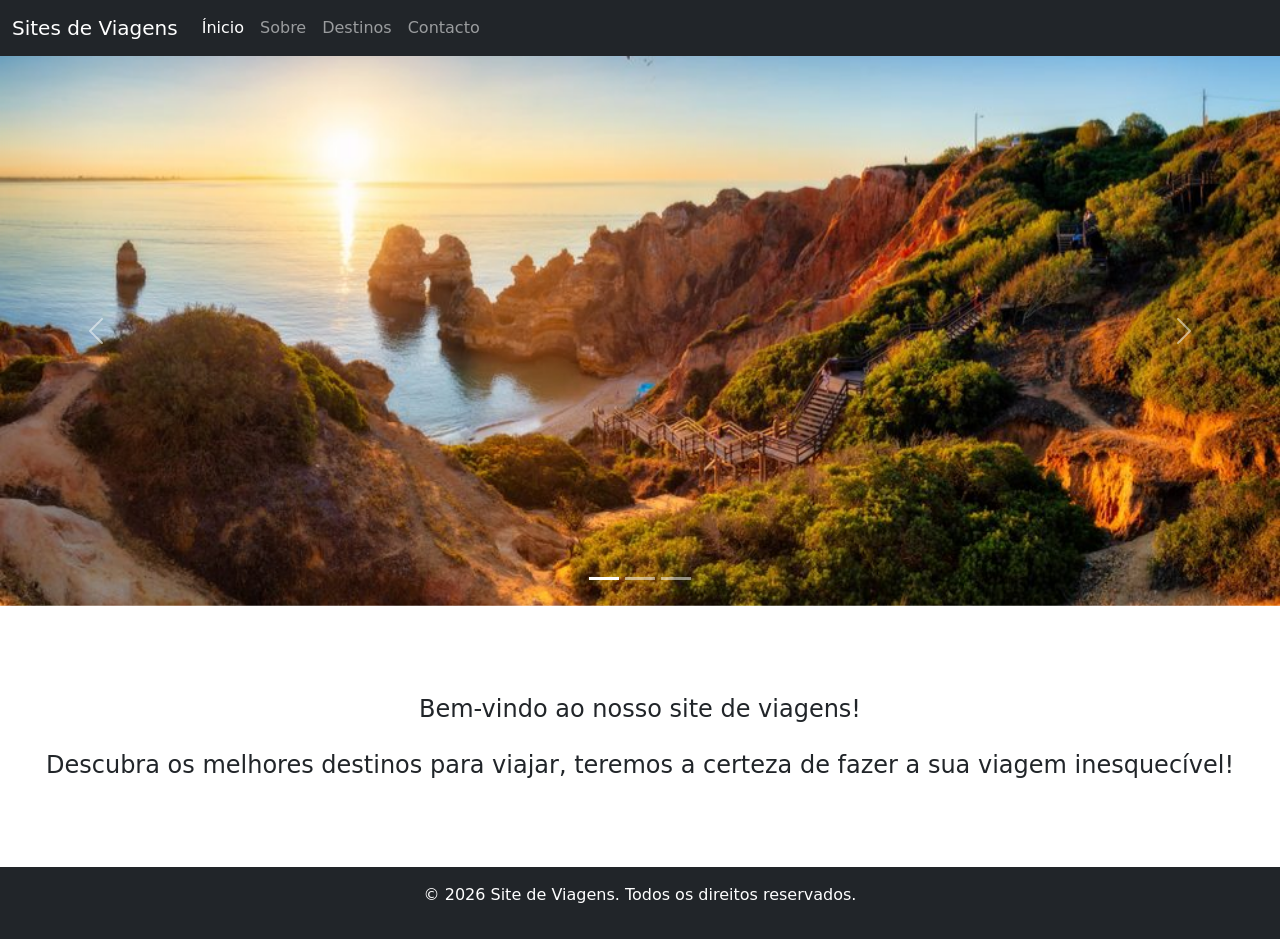
<file: Teste Final PWC/index.html>
<!doctype html>
<html lang="en">
  <head>
    <meta charset="utf-8">
    <meta name="viewport" content="width=device-width, initial-scale=1">
    <title>Bootstrap demo</title>
    <link href="https://cdn.jsdelivr.net/npm/bootstrap@5.3.8/dist/css/bootstrap.min.css" rel="stylesheet" integrity="sha384-sRIl4kxILFvY47J16cr9ZwB07vP4J8+LH7qKQnuqkuIAvNWLzeN8tE5YBujZqJLB" crossorigin="anonymous">
    <link rel="stylesheet" href="css/estilos.css">
  </head>
  <body>
    <script src="https://cdn.jsdelivr.net/npm/bootstrap@5.3.8/dist/js/bootstrap.bundle.min.js" integrity="sha384-FKyoEForCGlyvwx9Hj09JcYn3nv7wiPVlz7YYwJrWVcXK/BmnVDxM+D2scQbITxI" crossorigin="anonymous"></script>

    <nav class="navbar navbar-expand-lg navbar-dark bg-dark">
    <div class="container-fluid">
        <a class="navbar-brand" href="#">Sites de Viagens</a>
        <button class="navbar-toggler" type="button" data-bs-toggle="collapse" data-bs-target="#navbarNavDropdown" aria-controls="navbarNavDropdown" aria-expanded="false" aria-label="Toggle navigation">
        <span class="navbar-toggler-icon"></span>
        </button>
        <div class="collapse navbar-collapse" id="navbarNavDropdown">
        <ul class="navbar-nav">
            <li class="nav-item">
            <a class="nav-link active" aria-current="page" href="#">Ínicio</a>
            </li>
            <li class="nav-item">
            <a class="nav-link" href="sobre.html">Sobre</a>
            </li>
            <li class="nav-item">
            <a class="nav-link" href="destinos.html">Destinos</a>
            </li>
            <li class="nav-item">
            <a class="nav-link" href="contacto.html">Contacto</a>
            </li>
        </ul>
        </div>
    </div>
    </nav>

    <main class="page-content">
      <div id="carouselExampleIndicators" class="carousel slide">
      <div class="carousel-indicators">
          <button type="button" data-bs-target="#carouselExampleIndicators" data-bs-slide-to="0" class="active" aria-current="true" aria-label="Slide 1"></button>
          <button type="button" data-bs-target="#carouselExampleIndicators" data-bs-slide-to="1" aria-label="Slide 2"></button>
          <button type="button" data-bs-target="#carouselExampleIndicators" data-bs-slide-to="2" aria-label="Slide 3"></button>
      </div>
      <div class="carousel-inner">
          <div class="carousel-item active" data-bs-interval="1000">
          <img src="images/destino1.jpg" class="d-block w-100" alt="image1">
          </div>
          <div class="carousel-item" data-bs-interval="1000">
          <img src="images/destino2.jpg" class="d-block w-100" alt="image2">
          </div>  
          <div class="carousel-item" data-bs-interval="1000">
          <img src="images/destino3.jpg" class="d-block w-100" alt="image3">
          </div>
      </div>
      <button class="carousel-control-prev" type="button" data-bs-target="#carouselExampleIndicators" data-bs-slide="prev">
          <span class="carousel-control-prev-icon" aria-hidden="true"></span>
          <span class="visually-hidden">Previous</span>
      </button>
      <button class="carousel-control-next" type="button" data-bs-target="#carouselExampleIndicators" data-bs-slide="next">
          <span class="carousel-control-next-icon" aria-hidden="true"></span>
          <span class="visually-hidden">Next</span>
      </button>
      </div>

      <section>
          <p>Bem-vindo ao nosso site de viagens!</p>
          <p>Descubra os melhores destinos para viajar, teremos a certeza de fazer a sua viagem inesquecível!</p>
      </section>
    </main>

    <footer class="bg-dark text-white text-center mt-4 py-3">
      <div class="container">
          <p class="mb-6">&copy; 2026 Site de Viagens. Todos os direitos reservados.</p>
      </div>
    </footer>
  </body>
</html>
</file>
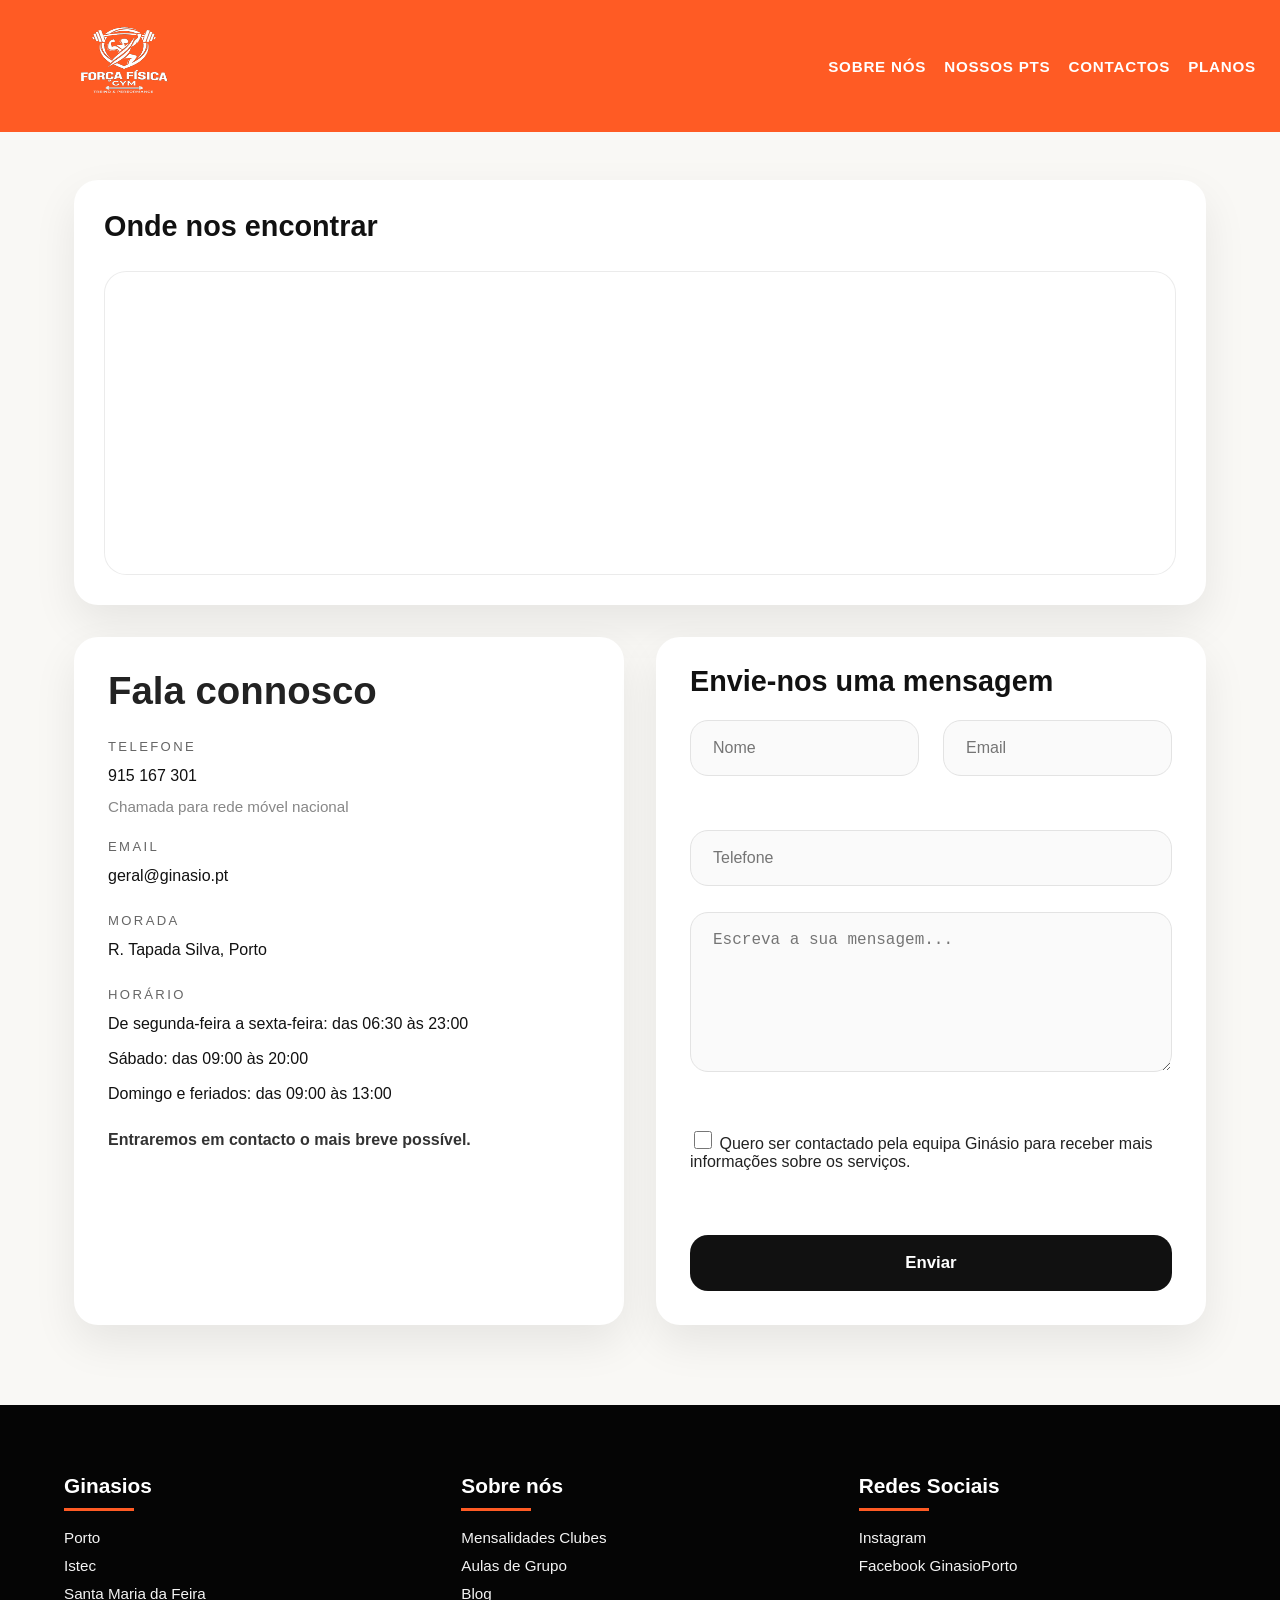
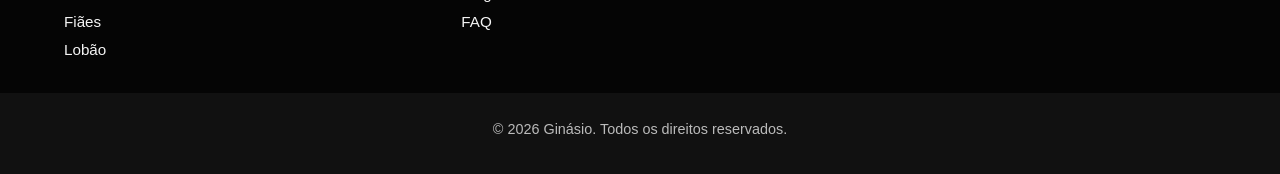
<file: ProjetoPWC/contactos.html>
<!DOCTYPE html>
<html lang="pt-pt">
<head>
    <meta charset="UTF-8">
    <meta name="viewport" content="width=device-width, initial-scale=1.0">
    <title>Contactos - Ginásio</title>
    <link rel="stylesheet" href="contactos.css">
    <link rel="shortcut icon" href="image/content.png" type="image/x-icon">
</head>
<body>
    <header>
        <nav class="navbar">
            <div class="navbar-logo">
                <a href="home.html"><img src="image/content.png" alt="Logo do Ginásio" /></a>
            </div>
            <div class="navbar-links">
                <a href="sobre.html">Sobre Nós</a>
                <a href="tabela.html">Nossos PTs</a>
                <a href="contactos.html">Contactos</a>
                <a href="planos.html">Planos</a>
            </div>
        </nav>
    </header>

    <main class="contact-page">
        <section class="map-section">
            <div class="contact-card map-card">
                <h2>Onde nos encontrar</h2>
                <div class="map-wrapper">
                    <iframe
                        src="https://www.google.com/maps?q=41.1664998,-8.5936741&z=16&output=embed"
                        allowfullscreen=""
                        loading="lazy"
                        referrerpolicy="no-referrer-when-downgrade"
                    ></iframe>
                </div>
            </div>
        </section>

        <section class="contact-grid">
            <div class="contact-card contact-info-card">
                <h1>Fala connosco</h1>

                <div class="contact-item">
                    <span>Telefone</span>
                    <p>915 167 301</p>
                    <small>Chamada para rede móvel nacional</small>
                </div>

                <div class="contact-item">
                    <span>Email</span>
                    <p>geral@ginasio.pt</p>
                </div>

                <div class="contact-item">
                    <span>Morada</span>
                    <p>R. Tapada Silva, Porto</p>
                </div>

                <div class="contact-item">
                    <span>Horário</span>
                    <p>De segunda-feira a sexta-feira: das 06:30 às 23:00</p>
                    <p>Sábado: das 09:00 às 20:00</p>
                    <p>Domingo e feriados: das 09:00 às 13:00</p>
                </div>

                <p class="contact-note">Entraremos em contacto o mais breve possível.</p>
            </div>

            <div class="contact-card contact-form-card">
                <h2>Envie-nos uma mensagem</h2>
                <form action="#" method="post">
                    <div class="input-row">
                        <div class="input-group">
                            <input type="text" id="nome" name="nome" placeholder="Nome" required>
                        </div>
                        <div class="input-group">
                            <input type="email" id="email" name="email" placeholder="Email" required>
                        </div>
                    </div>
                    <div class="input-group">
                        <input type="tel" id="telefone" name="telefone" placeholder="Telefone" required>
                    </div>
                    <div class="input-group">
                        <textarea id="mensagem" name="mensagem" placeholder="Escreva a sua mensagem..." rows="5" required></textarea>
                    </div>
                    <div class="checkbox-field">
                        <label>
                            <input type="checkbox" name="contato-equipa">
                            Quero ser contactado pela equipa Ginásio para receber mais informações sobre os serviços.
                        </label>
                    </div>
                    <button type="submit">Enviar</button>
                </form>
            </div>
        </section>
    </main>

    <footer>
        <div class="footer-content">
            <div class="footer-column">
                <h3>Ginasios</h3>
                <ul>
                    <li><a href="#">Porto</a></li>
                    <li><a href="#">Istec</a></li>
                    <li><a href="#">Santa Maria da Feira</a></li>
                    <li><a href="#">Fiães</a></li>
                    <li><a href="#">Lobão</a></li>
                </ul>
            </div>
            <div class="footer-column">
                <h3>Sobre nós</h3>
                <ul>
                    <li><a href="#">Mensalidades Clubes</a></li>
                    <li><a href="#">Aulas de Grupo</a></li>
                    <li><a href="#">Blog</a></li>
                    <li><a href="#">FAQ</a></li>
                </ul>
            </div>
            <div class="footer-column">
                <h3>Redes Sociais</h3>
                <ul>
                    <li><a href="#">Instagram</a></li>
                    <li><a href="#">Facebook GinasioPorto</a></li>
                </ul>
            </div>
        </div>
        <div class="footer-bottom">
            <p>© 2026 Ginásio. Todos os direitos reservados.</p>
        </div>
    </footer>
    <script src="contactos.js"></script>
</body>
</html>
</file>
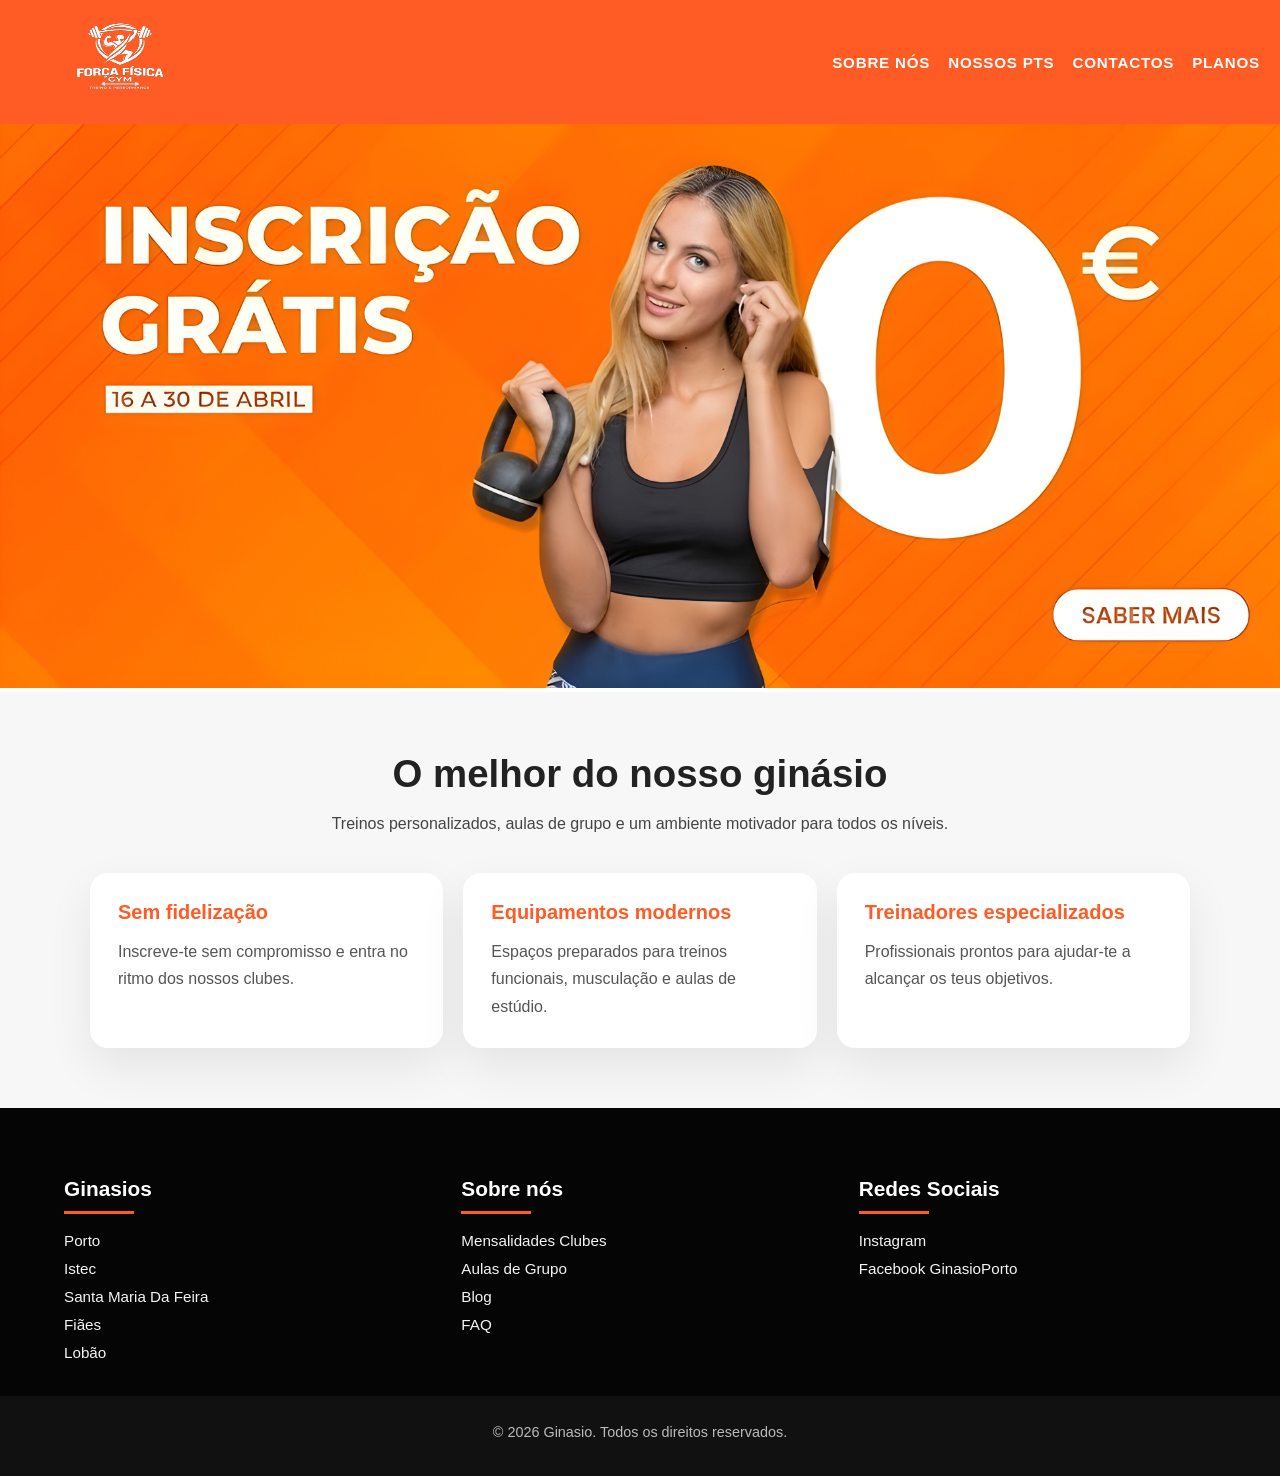
<file: ProjetoPWC/home.html>
<!DOCTYPE html>
<html lang="pt">

<head>
    <meta charset="UTF-8">
    <meta name="viewport" content="width=device-width, initial-scale=1.0">
    <title>Ginasio</title>
    <link rel="stylesheet" href="style.css">
    <link rel="shortcut icon" href="image/content.png" type="image/x-icon">
</head>

<body>
    <header>
        <nav class="navbar">
            <div class="navbar-logo">
                <a href="home.html"><img src="image/content.png" alt="Logo" /></a>
            </div>
            <div class="navbar-links">
                <a href="sobre.html">Sobre Nós</a>
                <a href="personaltrainer.html">Nossos PTs</a>
                <a href="contactos.html">Contactos</a>
                <a href="planos.html">Planos</a>
            </div>
        </nav>
    </header>

    <main>
        <section>
            <a href="Inscriçoes.html"><img src="image/cb63eb27-2fc3-449c-8c24-0c1b9aef788d.jpg" alt="pagina inicial"
                    style="width: 100%;"></a>
        </section>

        <section class="home-features">
            <div class="home-features-inner">
                <h2>O melhor do nosso ginásio</h2>
                <p>Treinos personalizados, aulas de grupo e um ambiente motivador para todos os níveis.</p>
                <div class="features-grid">
                    <article class="feature-card">
                        <h3>Sem fidelização</h3>
                        <p>Inscreve-te sem compromisso e entra no ritmo dos nossos clubes.</p>
                    </article>
                    <article class="feature-card">
                        <h3>Equipamentos modernos</h3>
                        <p>Espaços preparados para treinos funcionais, musculação e aulas de estúdio.</p>
                    </article>
                    <article class="feature-card">
                        <h3>Treinadores especializados</h3>
                        <p>Profissionais prontos para ajudar-te a alcançar os teus objetivos.</p>
                    </article>
                </div>
            </div>
        </section>
    </main>

    <footer>
        <div class="footer-content">
            <div class="footer-column">
                <h3>Ginasios</h3>
                <ul>
                    <li><a href="#">Porto</a></li>
                    <li><a href="#">Istec</a></li>
                    <li><a href="#">Santa Maria Da Feira</a></li>
                    <li><a href="#">Fiães</a></li>
                    <li><a href="#">Lobão</a></li>
                </ul>
            </div>
            <div class="footer-column">
                <h3>Sobre nós</h3>
                <ul>
                    <li><a href="#">Mensalidades Clubes</a></li>
                    <li><a href="#">Aulas de Grupo</a></li>
                    <li><a href="#">Blog</a></li>
                    <li><a href="#">FAQ</a></li>
                </ul>
            </div>
            <div class="footer-column">
                <h3>Redes Sociais</h3>
                <ul>
                    <li><a href="#">Instagram</a></li>
                    <li><a href="#">Facebook GinasioPorto</a></li>
                </ul>
            </div>
        </div>
        <div class="footer-bottom">
            <p>© 2026 Ginasio. Todos os direitos reservados.</p>
        </div>
    </footer>

</body>

</html>
</file>
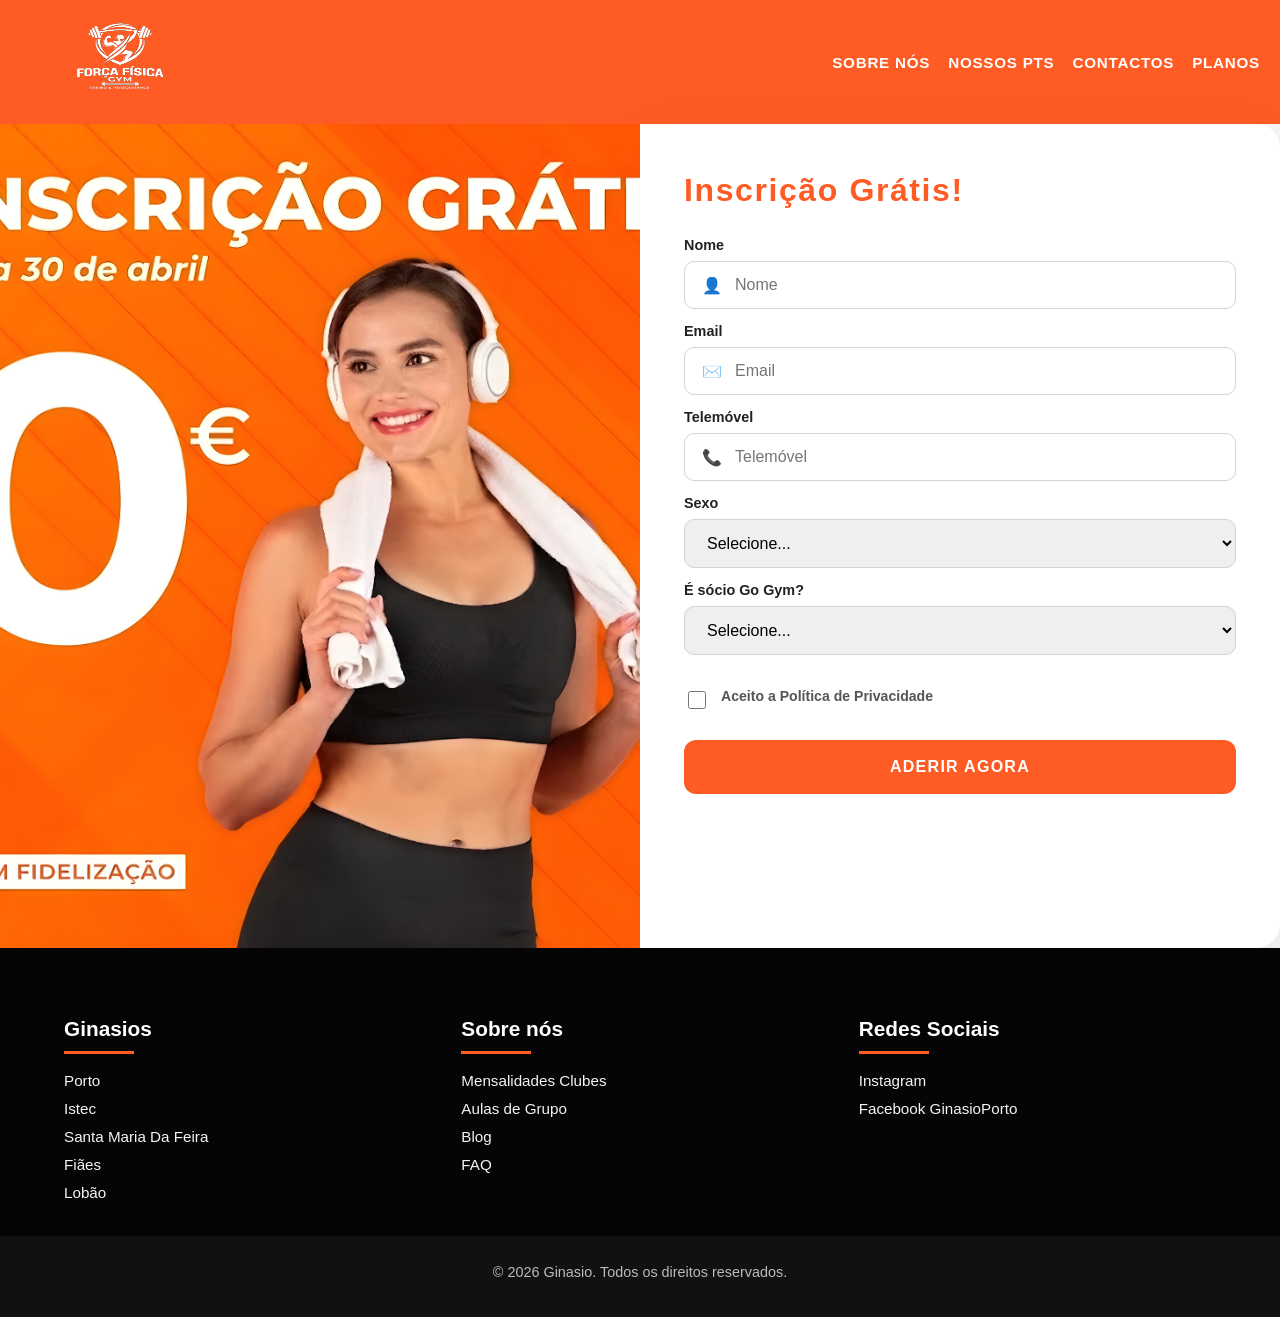
<file: ProjetoPWC/inscriçoes.html>
<!DOCTYPE html>
<html lang="pt-pt">
<head>
    <meta charset="UTF-8">
    <meta name="viewport" content="width=device-width, initial-scale=1.0">
    <title>Inscrições</title>
    <link rel="stylesheet" href="inscriçoes.css">
    <link rel="shortcut icon" href="image/content.png" type="image/x-icon">
</head>
<body>
    <header>
        <nav class="navbar">
            <div class="navbar-logo">
                <a href="home.html"><img src="image/content.png" alt="Logo" /></a>
            </div>
            <div class="navbar-links">
                <a href="sobre.html">Sobre Nós</a>
                <a href="tabela.html">Nossos PTs</a>
                <a href="contactos.html">Contactos</a>
                <a href="planos.html">Planos</a>
            </div>
        </nav>
    </header>

    <main class="signup-page">
        <section class="signup-panel">
            <div class="signup-hero">
                <img src="image/incriçoesgratis.jpg" alt="Inscrição Grátis" class="hero-image" />
            </div>
            <div class="signup-form">
                <h2>Inscrição Grátis!</h2>
                <form id="signup-form">
                    <label>Nome</label>
                    <div class="input-group">
                        <span class="input-icon">👤</span>
                        <input type="text" id="nome" name="nome" placeholder="Nome" required />
                    </div>

                    <label>Email</label>
                    <div class="input-group">
                        <span class="input-icon">✉️</span>
                        <input type="email" id="email" name="email" placeholder="Email" required />
                    </div>

                    <label>Telemóvel</label>
                    <div class="input-group">
                        <span class="input-icon">📞</span>
                        <input type="tel" id="telefone" name="telefone" placeholder="Telemóvel" required />
                    </div>

                    <label>Sexo</label>
                    <select id="sexo" name="sexo" required>
                        <option value="">Selecione...</option>
                        <option value="Masculino">Masculino</option>
                        <option value="Feminino">Feminino</option>
                        <option value="Outro">Outro</option>
                    </select>

                    <label>É sócio Go Gym?</label>
                    <select id="socio" name="socio" required>
                        <option value="">Selecione...</option>
                        <option value="Não">Não</option>
                        <option value="Sim">Sim</option>
                    </select>

                    <div class="consent-row">
                        <input type="checkbox" id="privacy" name="privacy" required />
                        <label for="privacy">Aceito a Política de Privacidade</label>
                    </div>

                    <button type="submit">ADERIR AGORA</button>
                </form>
            </div>
        </section>
    </main>

    <footer>
        <div class="footer-content">
            <div class="footer-column">
                <h3>Ginasios</h3>
                <ul>
                    <li><a href="#">Porto</a></li>
                    <li><a href="#">Istec</a></li>
                    <li><a href="#">Santa Maria Da Feira</a></li>
                    <li><a href="#">Fiães</a></li>
                    <li><a href="#">Lobão</a></li>
                </ul>
            </div>
            <div class="footer-column">
                <h3>Sobre nós</h3>
                <ul>
                    <li><a href="#">Mensalidades Clubes</a></li>
                    <li><a href="#">Aulas de Grupo</a></li>
                    <li><a href="#">Blog</a></li>
                    <li><a href="#">FAQ</a></li>
                </ul>
            </div>
            <div class="footer-column">
                <h3>Redes Sociais</h3>
                <ul>
                    <li><a href="#">Instagram</a></li>
                    <li><a href="#">Facebook GinasioPorto</a></li>
                </ul>
            </div>
        </div>
        <div class="footer-bottom">
            <p>© 2026 Ginasio. Todos os direitos reservados.</p>
        </div>
    </footer>
    <script src="inscriçoes.js"></script>
</body>
</html>
</file>
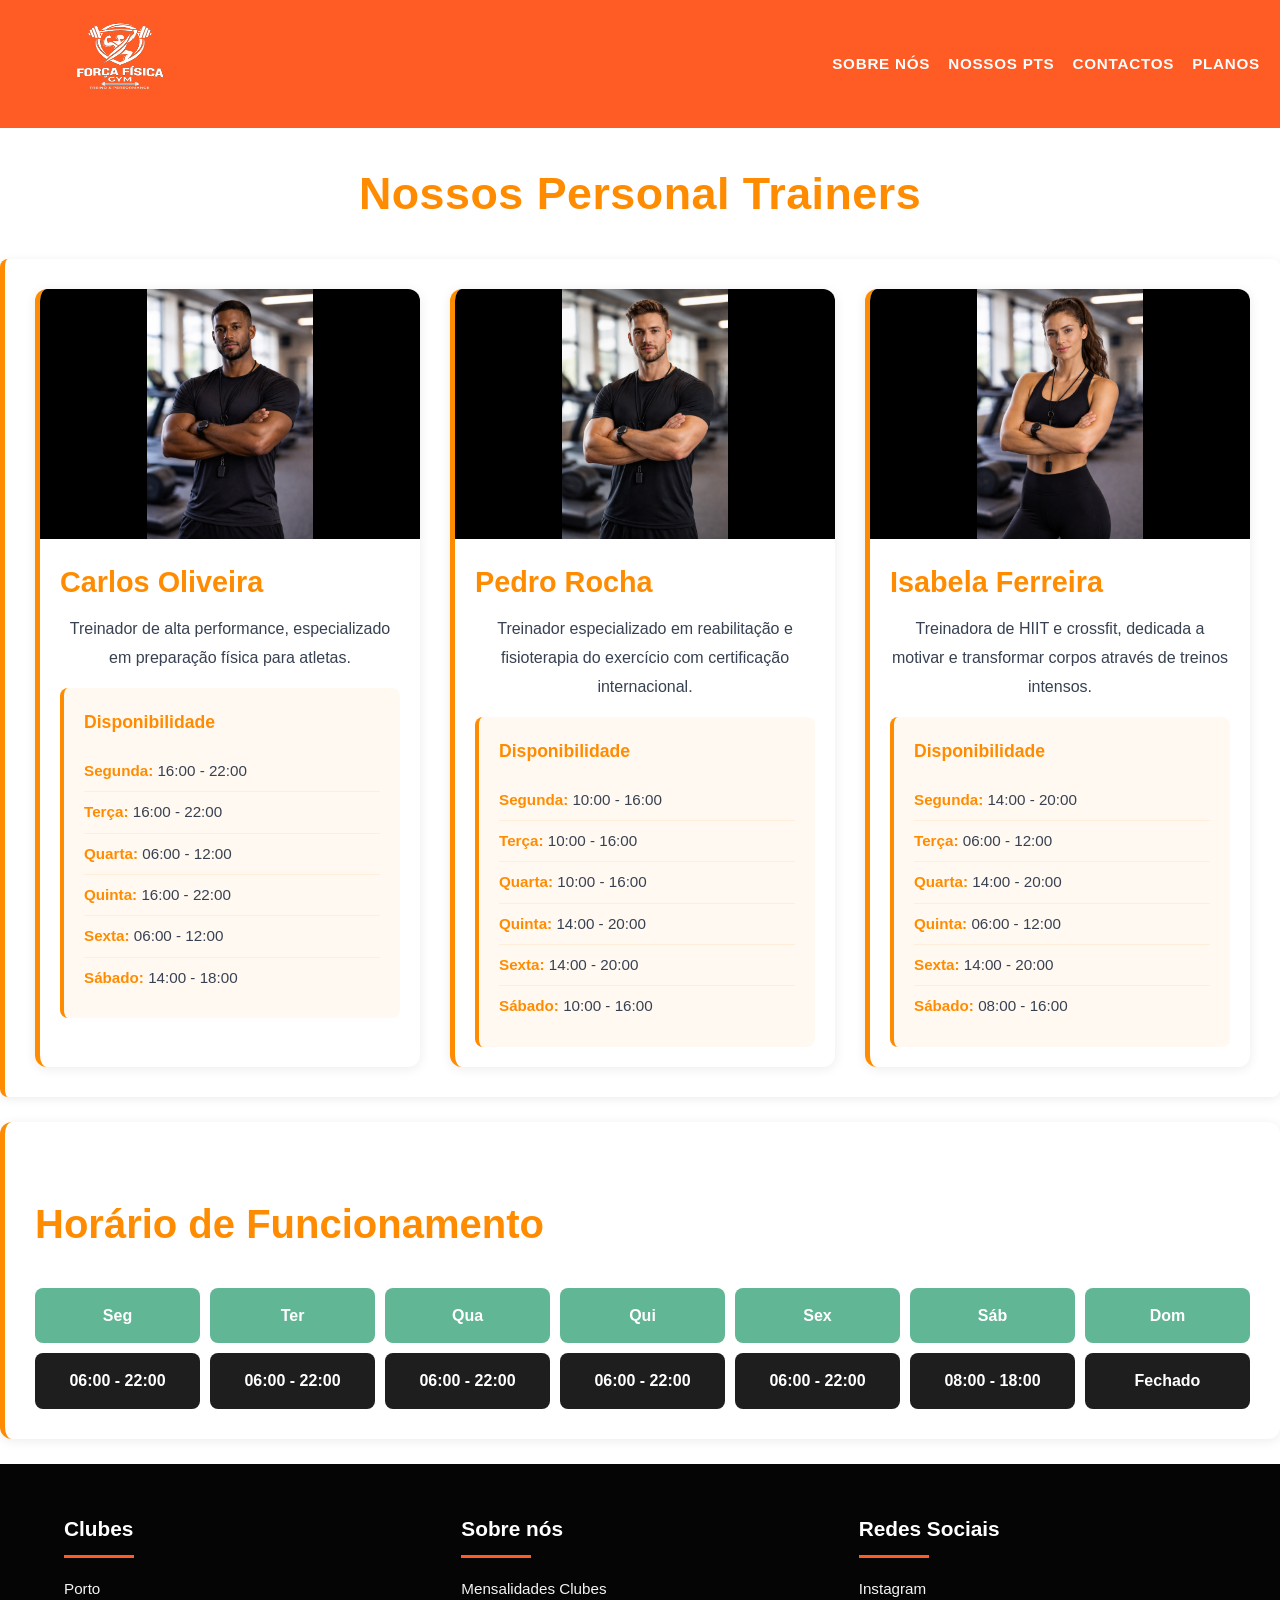
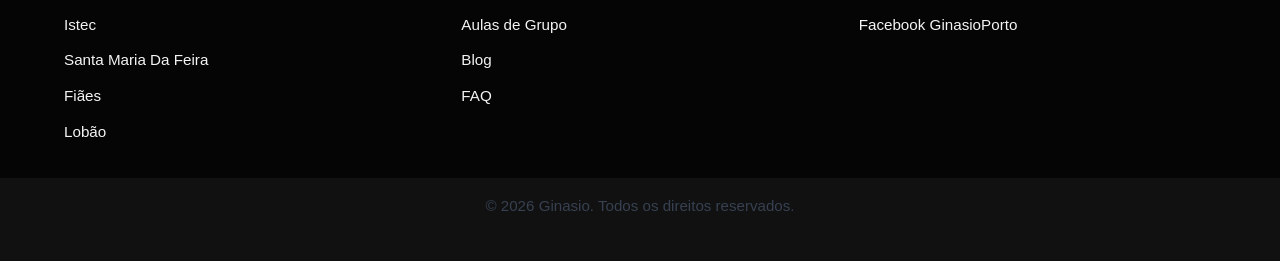
<file: ProjetoPWC/personaltrainer.html>
<!DOCTYPE html>
<html lang="pt-pt">

<head>
    <meta charset="UTF-8">
    <meta name="viewport" content="width=device-width, initial-scale=1.0">
    <title>Nossos Personal Trainers</title>
    <link rel="stylesheet" href="personaltrainer.css">
    <link rel="shortcut icon" href="image/content.png" type="image/x-icon">
</head>

<body>
    <header>
        <nav class="navbar">
            <div class="navbar-logo">
                <a href="home.html"><img src="image/content.png" alt="Logo" /></a>
            </div>
            <div class="navbar-links">
                <a href="sobre.html">Sobre Nós</a>
                <a href="personaltrainer.html">Nossos PTs</a>
                <a href="contactos.html">Contactos</a>
                <a href="planos.html">Planos</a>
            </div>
        </nav>
    </header>
    <header>
        <h1>Nossos Personal Trainers</h1>
    </header>
    <section class="trainers">

        <div class="trainer">
            <img src="image/lucas.png" alt="Personal Trainer 3">
            <h2>Carlos Oliveira</h2>
            <p>Treinador de alta performance, especializado em preparação física para atletas.</p>
            <div class="trainer-schedule">
                <h3>Disponibilidade</h3>
                <ul>
                    <li><strong>Segunda:</strong> 16:00 - 22:00</li>
                    <li><strong>Terça:</strong> 16:00 - 22:00</li>
                    <li><strong>Quarta:</strong> 06:00 - 12:00</li>
                    <li><strong>Quinta:</strong> 16:00 - 22:00</li>
                    <li><strong>Sexta:</strong> 06:00 - 12:00</li>
                    <li><strong>Sábado:</strong> 14:00 - 18:00</li>
                </ul>
            </div>
        </div>
        <div class="trainer">
            <img src="image/rafael.png" alt="Personal Trainer 5">
            <h2>Pedro Rocha</h2>
            <p>Treinador especializado em reabilitação e fisioterapia do exercício com certificação internacional.</p>
            <div class="trainer-schedule">
                <h3>Disponibilidade</h3>
                <ul>
                    <li><strong>Segunda:</strong> 10:00 - 16:00</li>
                    <li><strong>Terça:</strong> 10:00 - 16:00</li>
                    <li><strong>Quarta:</strong> 10:00 - 16:00</li>
                    <li><strong>Quinta:</strong> 14:00 - 20:00</li>
                    <li><strong>Sexta:</strong> 14:00 - 20:00</li>
                    <li><strong>Sábado:</strong> 10:00 - 16:00</li>
                </ul>
            </div>
        </div>
        <div class="trainer">
            <img src="image/ana.png" alt="Personal Trainer 6">
            <h2>Isabela Ferreira</h2>
            <p>Treinadora de HIIT e crossfit, dedicada a motivar e transformar corpos através de treinos intensos.</p>
            <div class="trainer-schedule">
                <h3>Disponibilidade</h3>
                <ul>
                    <li><strong>Segunda:</strong> 14:00 - 20:00</li>
                    <li><strong>Terça:</strong> 06:00 - 12:00</li>
                    <li><strong>Quarta:</strong> 14:00 - 20:00</li>
                    <li><strong>Quinta:</strong> 06:00 - 12:00</li>
                    <li><strong>Sexta:</strong> 14:00 - 20:00</li>
                    <li><strong>Sábado:</strong> 08:00 - 16:00</li>
                </ul>
            </div>
        </div>
    </section>

    <section class="horario">
        <h2>Horário de Funcionamento</h2>
        <div class="calendar">
            <div>Seg</div>
            <div>Ter</div>
            <div>Qua</div>
            <div>Qui</div>
            <div>Sex</div>
            <div>Sáb</div>
            <div>Dom</div>

            <div>06:00 - 22:00</div>
            <div>06:00 - 22:00</div>
            <div>06:00 - 22:00</div>
            <div>06:00 - 22:00</div>
            <div>06:00 - 22:00</div>
            <div>08:00 - 18:00</div>
            <div>Fechado</div>
        </div>
    </section>
    <footer>
        <div class="footer-content">
            <div class="footer-column">
                <h3>Clubes</h3>
                <ul>
                    <li><a href="#">Porto</a></li>
                    <li><a href="#">Istec</a></li>
                    <li><a href="#">Santa Maria Da Feira</a></li>
                    <li><a href="#">Fiães</a></li>
                    <li><a href="#">Lobão</a></li>
                </ul>
            </div>
            <div class="footer-column">
                <h3>Sobre nós</h3>
                <ul>
                    <li><a href="#">Mensalidades Clubes</a></li>
                    <li><a href="#">Aulas de Grupo</a></li>
                    <li><a href="#">Blog</a></li>
                    <li><a href="#">FAQ</a></li>
                </ul>
            </div>
            <div class="footer-column">
                <h3>Redes Sociais</h3>
                <ul>
                    <li><a href="#">Instagram</a></li>
                    <li><a href="#">Facebook GinasioPorto</a></li>
                </ul>
            </div>
        </div>
        <div class="footer-bottom">
            <p>© 2026 Ginasio. Todos os direitos reservados.</p>
        </div>
    </footer>

</body>
</file>
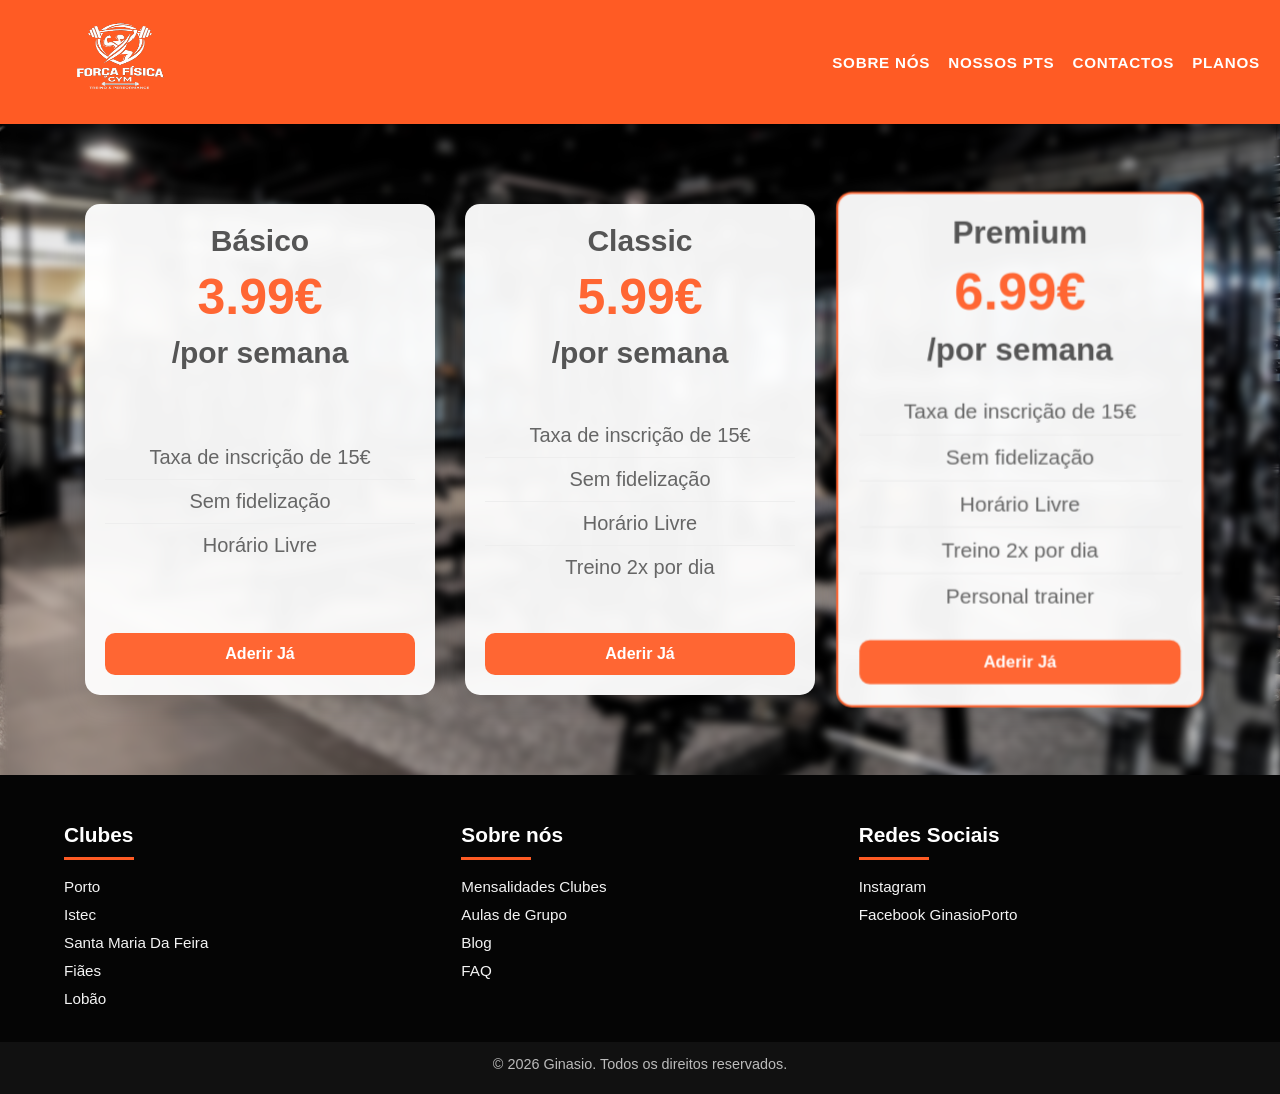
<file: ProjetoPWC/planos.html>
<!DOCTYPE html>
<html lang="en">
<head>
    <meta charset="UTF-8">
    <meta name="viewport" content="width=device-width, initial-scale=1.0">
    <link rel="stylesheet" href="planos.css">
    <link rel="shortcut icon" href="image/content.png" type="image/x-icon">
    <title>Planos de Treino</title>
    <link rel="shortcut icon" href="image/content.png" type="image/x-icon">
</head>
<body>
    <header>
    <nav class="navbar">
        <div class="navbar-logo">
            <a href="home.html"><img src="image/content.png" alt="Logo" /></a>
        </div>
        <div class="navbar-links">
                <a href="sobre.html">Sobre Nós</a>
                <a href="tabela.html">Nossos PTs</a>
                <a href="contactos.html">Contactos</a>
                <a href="planos.html">Planos</a>
        </div>
    </nav>
    </header>
    <main>
        <div class="conteudoplanos">
            <div class="cartao">
                <div class="titulocartao">
                    <h2>Básico</h2>
                    <h1>3.99€</h1>
                    <h2>/por semana</h2>
                </div>
                <div class="cartaoconteudo">
                    <ul>
                        <li>
                            Taxa de inscrição de 15€
                        </li>
                        <li>
                            Sem fidelização
                        </li>
                        <li>
                            Horário Livre
                        </li>
                    </ul>
                </div>
                <div class="cartaofooter">
                    <a href="inscriçoes.html"><button>Aderir Já</button></a>
                </div>
            </div>
            <div class="cartao">
                <div class="titulocartao">
                    <h2>Classic</h2>
                    <h1>5.99€</h1>
                    <h2>/por semana</h2>
                </div>
                <div class="cartaoconteudo">
                    <ul>
                        <li>
                            Taxa de inscrição de 15€
                        </li>
                        <li>
                            Sem fidelização
                        </li>
                        <li>
                            Horário Livre
                        </li>
                        <li>
                            Treino 2x por dia
                        </li>
                    </ul>
                </div>
                <div class="cartaofooter">
                    <a href="inscriçoes.html"><button>Aderir Já</button></a>
                </div>
            </div>
            <div class="cartao">
                <div class="titulocartao">
                    <h2>Premium</h2>
                    <h1>6.99€</h1>
                    <h2>/por semana</h2>
                </div>
                <div class="cartaoconteudo">
                    <ul>
                        <li>
                            Taxa de inscrição de 15€
                        </li>
                        <li>
                            Sem fidelização
                        </li>
                        <li>
                            Horário Livre
                        </li>
                        <li>
                            Treino 2x por dia
                        </li>
                        <li>
                            Personal trainer
                        </li>
                    </ul>
                </div>
                <div class="cartaofooter">
                    <a href="inscriçoes.html"><button>Aderir Já</button></a>
                </div>
            </div>
        </div>
    </main>
    <footer>
    <div class="footer-content">
        <div class="footer-column">
            <h3>Clubes</h3>
            <ul>
                <li><a href="#">Porto</a></li>
                <li><a href="#">Istec</a></li>
                <li><a href="#">Santa Maria Da Feira</a></li>
                <li><a href="#">Fiães</a></li>
                <li><a href="#">Lobão</a></li>
            </ul>
        </div>
        <div class="footer-column">
            <h3>Sobre nós</h3>
            <ul>
                <li><a href="#">Mensalidades Clubes</a></li>
                <li><a href="#">Aulas de Grupo</a></li>
                <li><a href="#">Blog</a></li>
                <li><a href="#">FAQ</a></li>
            </ul>
        </div>
        <div class="footer-column">
            <h3>Redes Sociais</h3>
            <ul>
                <li><a href="#">Instagram</a></li>
                <li><a href="#">Facebook GinasioPorto</a></li>
            </ul>
        </div>
    </div>
    <div class="footer-bottom">
        <p>© 2026 Ginasio. Todos os direitos reservados.</p>
    </div>
</footer>
</body>
</html>
</file>
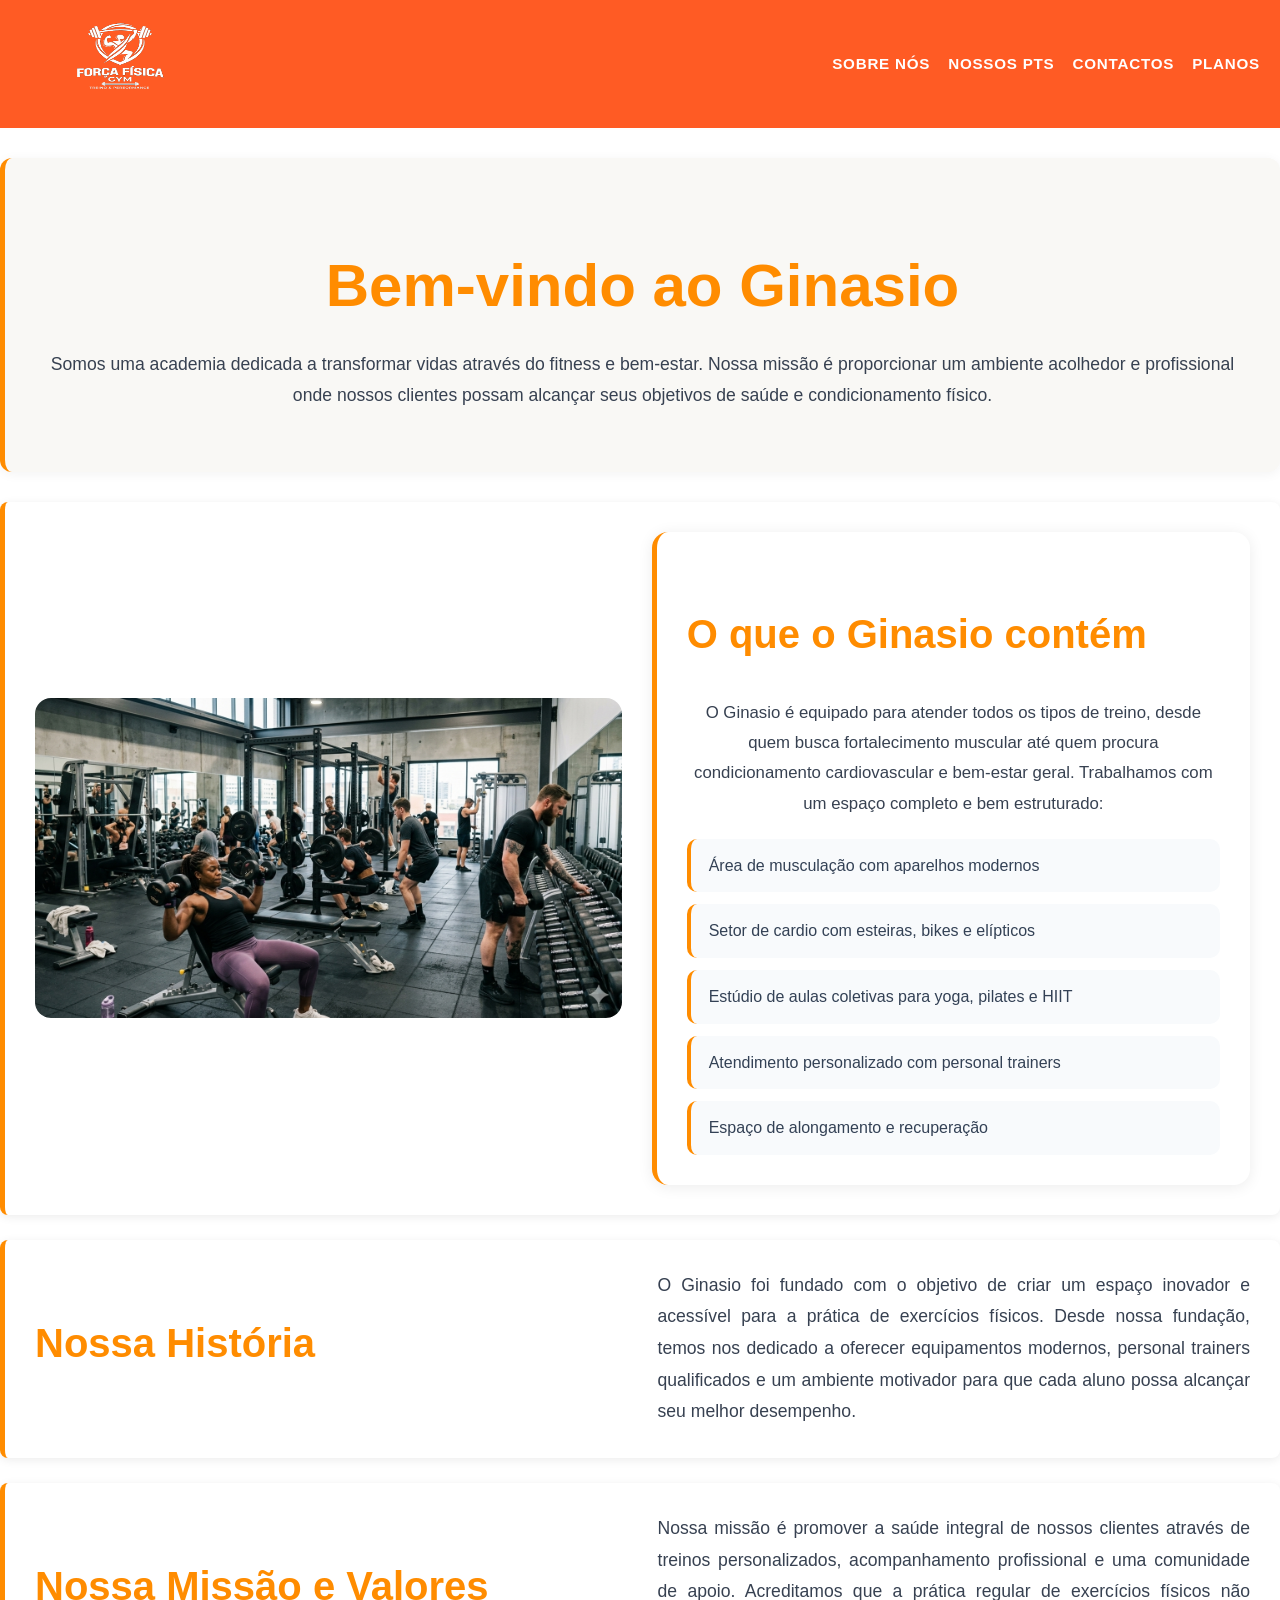
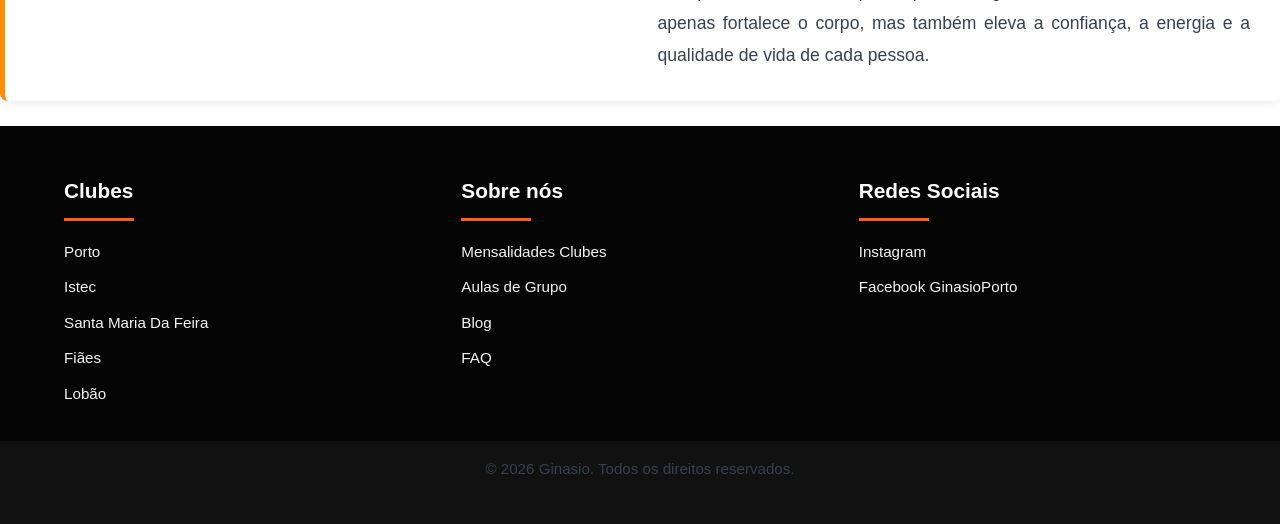
<file: ProjetoPWC/sobre.html>
<!DOCTYPE html>
<html lang="en">

<head>
    <meta charset="UTF-8">
    <meta name="viewport" content="width=device-width, initial-scale=1.0">
    <title>Sobre Nós</title>
    <link rel="stylesheet" href="sobre.css">
    <link rel="shortcut icon" href="image/content.png" type="image/x-icon">
</head>

<body>
    <header>
        <nav class="navbar">
            <div class="navbar-logo">
                <a href="home.html"><img src="image/content.png" alt="Logo" /></a>
            </div>
            <div class="navbar-links">
                <a href="sobre.html">Sobre Nós</a>
                <a href="personaltrainer.html">Nossos PTs</a>
                <a href="contactos.html">Contactos</a>
                <a href="planos.html">Planos</a>
            </div>
        </nav>
    </header>

    <section class="intro">
        <h2 style="text-align: center; font-size: 60px;">Bem-vindo ao Ginasio</h2>
        <p>Somos uma academia dedicada a transformar vidas através do fitness e bem-estar. Nossa missão é proporcionar
            um ambiente acolhedor e profissional onde nossos clientes possam alcançar seus objetivos de saúde e
            condicionamento físico.</p>
    </section>

    <section class="overview">
        <div class="overview-image">
            <img src="image/areadefisica.png" alt="Imagem do interior do ginásio" />
        </div>
        <div class="overview-text">
            <h2>O que o Ginasio contém</h2>
            <p>O Ginasio é equipado para atender todos os tipos de treino, desde quem busca fortalecimento muscular até
                quem
                procura condicionamento cardiovascular e bem-estar geral. Trabalhamos com um espaço completo e bem
                estruturado:</p>
            <ul class="overview-list">
                <li>Área de musculação com aparelhos modernos</li>
                <li>Setor de cardio com esteiras, bikes e elípticos</li>
                <li>Estúdio de aulas coletivas para yoga, pilates e HIIT</li>
                <li>Atendimento personalizado com personal trainers</li>
                <li>Espaço de alongamento e recuperação</li>
            </ul>
        </div>
    </section>

    <section class="historia">
        <div class="historia-content">
            <h2 class="historia-titulo">Nossa História</h2>
            <p class="historia-texto">O Ginasio foi fundado com o objetivo de criar um espaço inovador e acessível para
                a prática de exercícios
                físicos. Desde nossa fundação, temos nos dedicado a oferecer equipamentos modernos, personal trainers
                qualificados e um ambiente motivador para que cada aluno possa alcançar seu melhor desempenho.</p>
        </div>
    </section>

    <section class="historia">
        <div class="historia-content">
            <h2 class="historia-titulo">Nossa Missão e Valores</h2>
            <p class="historia-texto">Nossa missão é promover a saúde integral de nossos clientes através de treinos personalizados, acompanhamento
            profissional e uma comunidade de apoio. Acreditamos que a prática regular de exercícios físicos não apenas
            fortalece o corpo, mas também eleva a confiança, a energia e a qualidade de vida de cada pessoa.</p>
        </div>
    </section>

    <footer>
        <div class="footer-content">
            <div class="footer-column">
                <h3>Clubes</h3>
                <ul>
                    <li><a href="#">Porto</a></li>
                    <li><a href="#">Istec</a></li>
                    <li><a href="#">Santa Maria Da Feira</a></li>
                    <li><a href="#">Fiães</a></li>
                    <li><a href="#">Lobão</a></li>
                </ul>
            </div>
            <div class="footer-column">
                <h3>Sobre nós</h3>
                <ul>
                    <li><a href="#">Mensalidades Clubes</a></li>
                    <li><a href="#">Aulas de Grupo</a></li>
                    <li><a href="#">Blog</a></li>
                    <li><a href="#">FAQ</a></li>
                </ul>
            </div>
            <div class="footer-column">
                <h3>Redes Sociais</h3>
                <ul>
                    <li><a href="#">Instagram</a></li>
                    <li><a href="#">Facebook GinasioPorto</a></li>
                </ul>
            </div>
        </div>
        <div class="footer-bottom">
            <p>© 2026 Ginasio. Todos os direitos reservados.</p>
        </div>
    </footer>
</body>

</html>
</file>
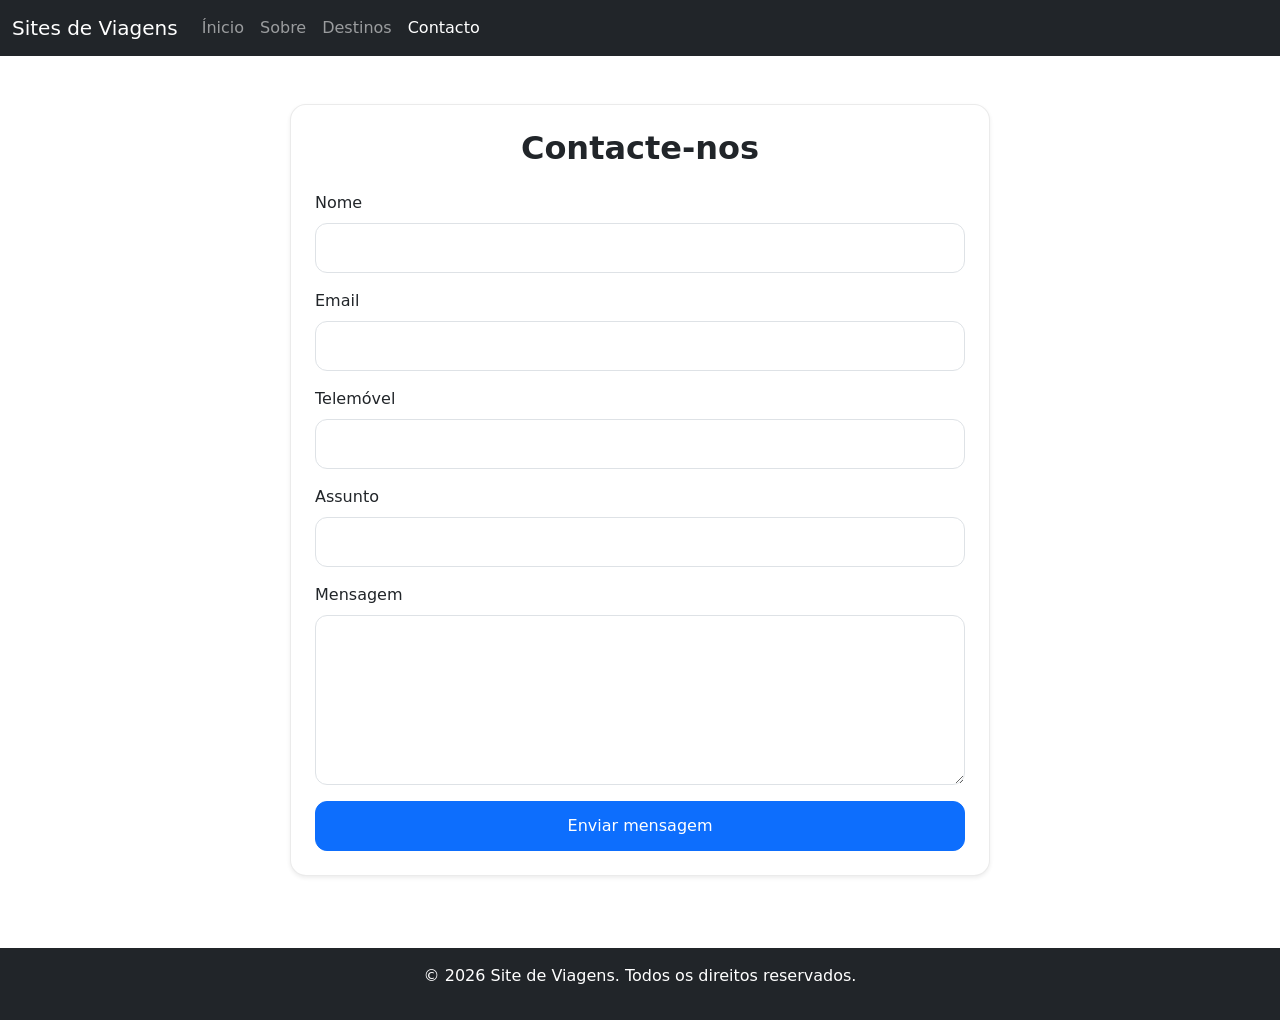
<file: Teste Final PWC/contacto.html>
<html lang="en">
  <head>
    <meta charset="utf-8">
    <meta name="viewport" content="width=device-width, initial-scale=1">
    <title>Bootstrap demo</title>
    <link href="https://cdn.jsdelivr.net/npm/bootstrap@5.3.8/dist/css/bootstrap.min.css" rel="stylesheet" integrity="sha384-sRIl4kxILFvY47J16cr9ZwB07vP4J8+LH7qKQnuqkuIAvNWLzeN8tE5YBujZqJLB" crossorigin="anonymous">
    <link rel="stylesheet" href="css/estilos.css">
  </head>
  <body>
    <script src="https://cdn.jsdelivr.net/npm/bootstrap@5.3.8/dist/js/bootstrap.bundle.min.js" integrity="sha384-FKyoEForCGlyvwx9Hj09JcYn3nv7wiPVlz7YYwJrWVcXK/BmnVDxM+D2scQbITxI" crossorigin="anonymous"></script>

    <nav class="navbar navbar-expand-lg navbar-dark bg-dark">
    <div class="container-fluid">
        <a class="navbar-brand" href="index.html">Sites de Viagens</a>
        <button class="navbar-toggler" type="button" data-bs-toggle="collapse" data-bs-target="#navbarNavDropdown" aria-controls="navbarNavDropdown" aria-expanded="false" aria-label="Toggle navigation">
        <span class="navbar-toggler-icon"></span>
        </button>
        <div class="collapse navbar-collapse" id="navbarNavDropdown">
        <ul class="navbar-nav">
            <li class="nav-item">
            <a class="nav-link" href="index.html">Ínicio</a>
            </li>
            <li class="nav-item">
            <a class="nav-link" href="sobre.html">Sobre</a>
            </li>
            <li class="nav-item">
            <a class="nav-link" href="destinos.html">Destinos</a>
            </li>
            <li class="nav-item">
            <a class="nav-link active" aria-current="page" href="#">Contacto</a>
            </li>
        </ul>
        </div>
    </div>
    </nav>

    <main class="page-content">
      <div class="container my-5">
        <form class="contact-form p-4 rounded-4 shadow-sm bg-white">
          <h2 class="form-title text-center mb-4">Contacte-nos</h2>
          <div class="mb-3">
              <label for="nome" class="form-label">Nome</label>
              <input type="text" class="form-control" id="nome" required>
          </div>
          <div class="mb-3">
              <label for="email" class="form-label">Email</label>
              <input type="email" class="form-control" id="email" aria-describedby="emailHelp" required>
          </div>
          <div class="mb-3">
              <label for="telemóvel" class="form-label">Telemóvel</label>
              <input type="number" class="form-control" id="telemóvel" required maxlength="9">
          </div>
          <div class="mb-3">
              <label for="assunto" class="form-label">Assunto</label>
              <input type="text" class="form-control" id="assunto" required>
          </div>
          <div class="mb-3">
              <label for="mensagem" class="form-label">Mensagem</label>
              <textarea class="form-control" id="mensagem" rows="5" required></textarea>
          </div>
          <button type="submit" class="btn btn-primary w-100">Enviar mensagem</button>
        </form>
      </div>
    </main>

    <footer class="bg-dark text-white text-center mt-4 py-3">
    <div class="container">
        <p class="mb-6">&copy; 2026 Site de Viagens. Todos os direitos reservados.</p>
    </div>
  </footer>
  </body>
</html>
</file>
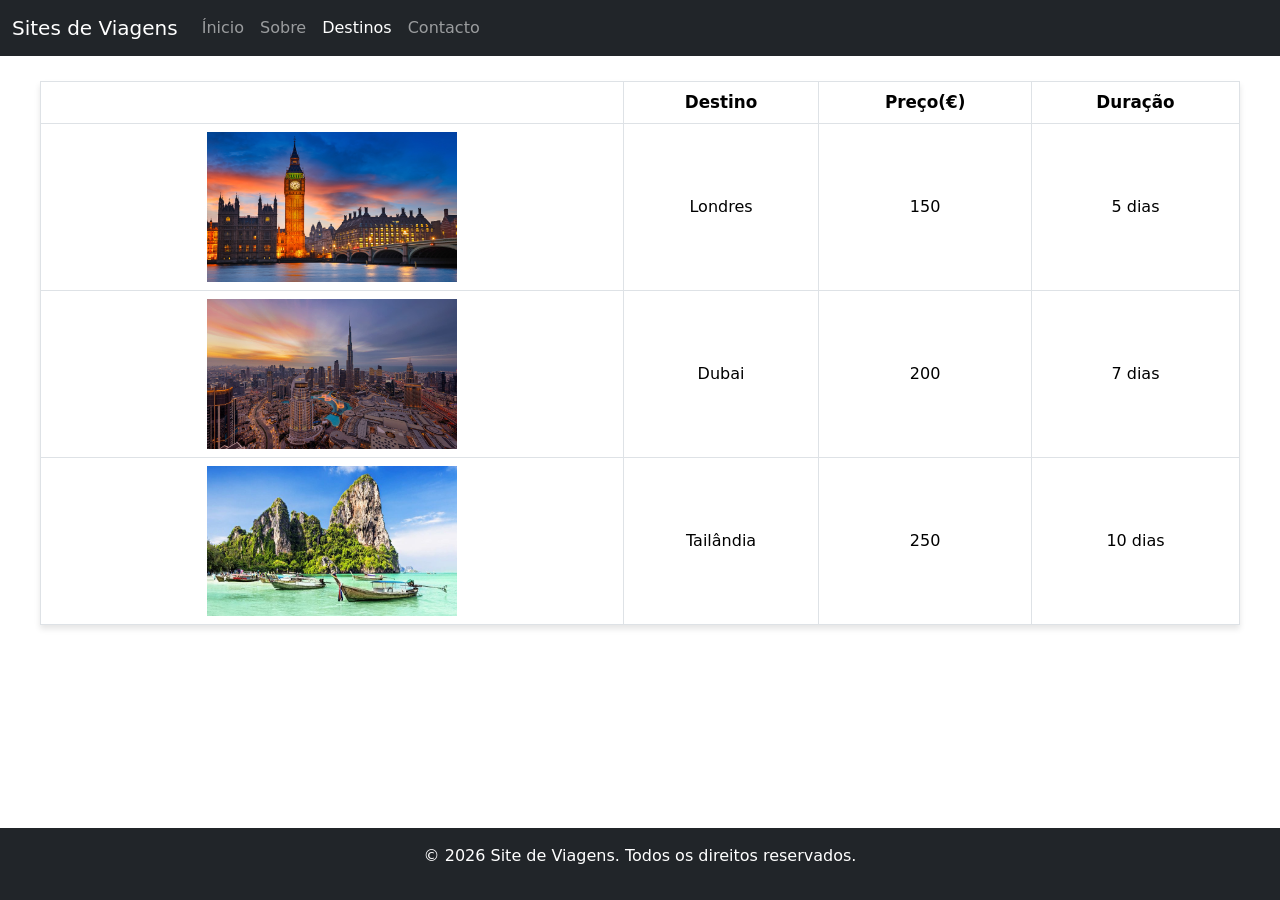
<file: Teste Final PWC/destinos.html>
<!doctype html>
<html lang="en">
  <head>
    <meta charset="utf-8">
    <meta name="viewport" content="width=device-width, initial-scale=1">
    <title>Bootstrap demo</title>
    <link href="https://cdn.jsdelivr.net/npm/bootstrap@5.3.8/dist/css/bootstrap.min.css" rel="stylesheet" integrity="sha384-sRIl4kxILFvY47J16cr9ZwB07vP4J8+LH7qKQnuqkuIAvNWLzeN8tE5YBujZqJLB" crossorigin="anonymous">
    <link rel="stylesheet" href="css/estilos.css">
  </head>
  <body>
    <script src="https://cdn.jsdelivr.net/npm/bootstrap@5.3.8/dist/js/bootstrap.bundle.min.js" integrity="sha384-FKyoEForCGlyvwx9Hj09JcYn3nv7wiPVlz7YYwJrWVcXK/BmnVDxM+D2scQbITxI" crossorigin="anonymous"></script>

    <nav class="navbar navbar-expand-lg navbar-dark bg-dark">
    <div class="container-fluid">
        <a class="navbar-brand" href="index.html">Sites de Viagens</a>
        <button class="navbar-toggler" type="button" data-bs-toggle="collapse" data-bs-target="#navbarNavDropdown" aria-controls="navbarNavDropdown" aria-expanded="false" aria-label="Toggle navigation">
        <span class="navbar-toggler-icon"></span>
        </button>
        <div class="collapse navbar-collapse" id="navbarNavDropdown">
        <ul class="navbar-nav">
            <li class="nav-item">
            <a class="nav-link" href="index.html">Ínicio</a>
            </li>
            <li class="nav-item">
            <a class="nav-link" href="sobre.html">Sobre</a>
            </li>
            <li class="nav-item">
            <a class="nav-link active" aria-current="page" href="#">Destinos</a>
            </li>
            <li class="nav-item">
            <a class="nav-link" href="contacto.html">Contacto</a>
            </li>
        </ul>
        </div>
    </div>
    </nav>

    <main class="page-content">
      <table class="table table-hover">
      <thead>
          <tr>
          <th scope="col"></th>
          <th scope="col">Destino</th>
          <th scope="col">Preço(€)</th>
          <th scope="col">Duração</th>
          </tr>
      </thead>
      <tbody>
          <tr>
          <th scope="row"><img src="images/londres.jpg" style="height: 150px; width: 250px;"alt="Londres" class="img-fluid"></th>
          <td>Londres</td>
          <td>150</td>
          <td>5 dias</td>
          </tr>
          <tr>
          <th scope="row"><img src="images/dubai.jpg" style="height: 150px; width: 250px;"alt="Dubai" class="img-fluid"></th>
          <td>Dubai</td>
          <td>200</td>
          <td>7 dias</td>
          </tr>
          <tr>
          <th scope="row"><img src="images/tailandia.jpg" style="height: 150px; width: 250px;" alt="Tailândia" class="img-fluid"></th>
          <td>Tailândia</td>
          <td>250</td>
          <td>10 dias</td>
          </tr>
      </tbody>
      </table>
    </main>

    <footer class="bg-dark text-white text-center mt-4 py-3">
      <div class="container">
          <p class="mb-6">&copy; 2026 Site de Viagens. Todos os direitos reservados.</p>
      </div>
    </footer>
  </body>
</html>
</file>
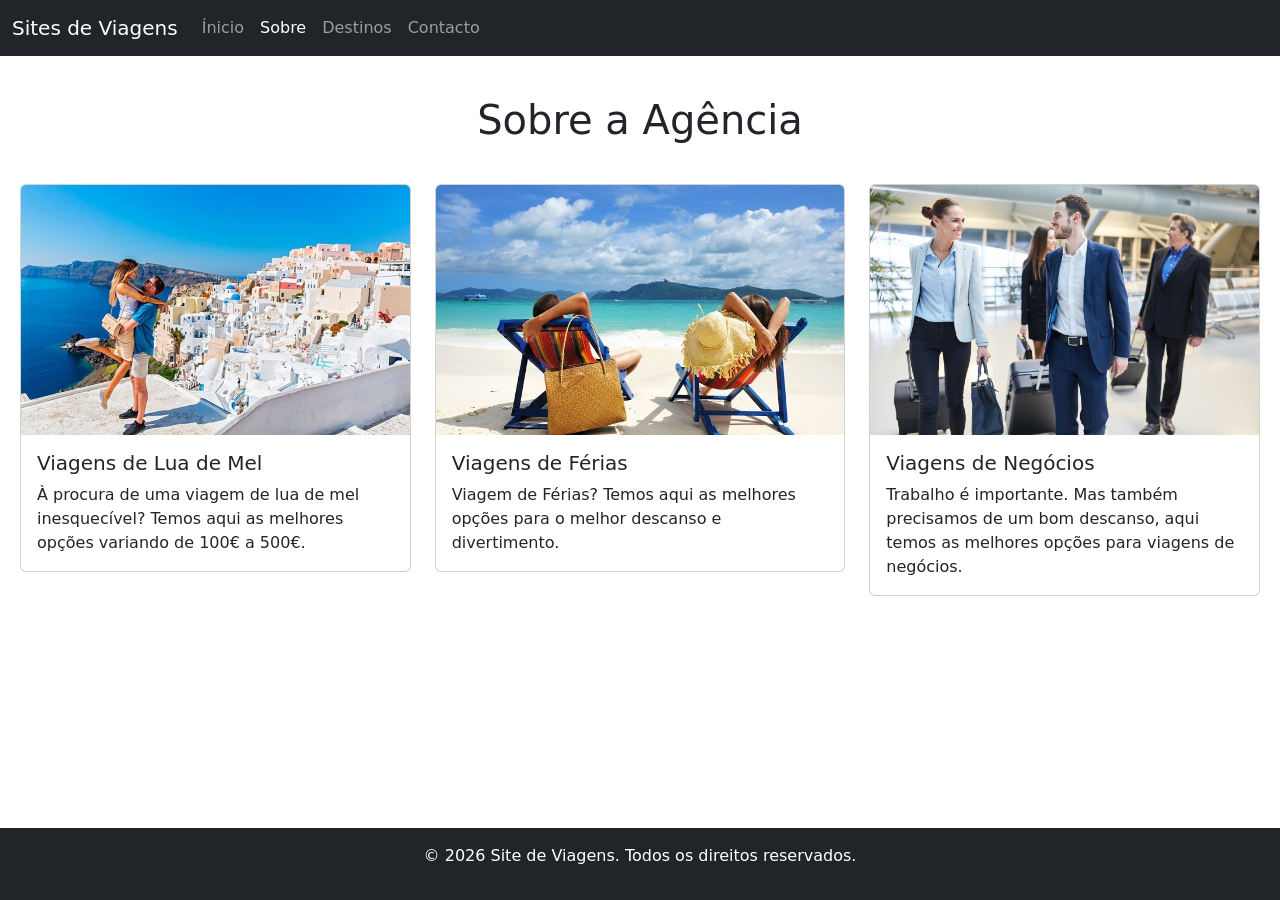
<file: Teste Final PWC/sobre.html>
<!doctype html>
<html lang="en">
  <head>
    <meta charset="utf-8">
    <meta name="viewport" content="width=device-width, initial-scale=1">
    <title>Bootstrap demo</title>
    <link href="https://cdn.jsdelivr.net/npm/bootstrap@5.3.8/dist/css/bootstrap.min.css" rel="stylesheet" integrity="sha384-sRIl4kxILFvY47J16cr9ZwB07vP4J8+LH7qKQnuqkuIAvNWLzeN8tE5YBujZqJLB" crossorigin="anonymous">
    <link rel="stylesheet" href="css/estilos.css">
  </head>
  <body>
    <script src="https://cdn.jsdelivr.net/npm/bootstrap@5.3.8/dist/js/bootstrap.bundle.min.js" integrity="sha384-FKyoEForCGlyvwx9Hj09JcYn3nv7wiPVlz7YYwJrWVcXK/BmnVDxM+D2scQbITxI" crossorigin="anonymous"></script>

    <nav class="navbar navbar-expand-lg navbar-dark bg-dark">
    <div class="container-fluid">
        <a class="navbar-brand" href="index.html">Sites de Viagens</a>
        <button class="navbar-toggler" type="button" data-bs-toggle="collapse" data-bs-target="#navbarNavDropdown" aria-controls="navbarNavDropdown" aria-expanded="false" aria-label="Toggle navigation">
        <span class="navbar-toggler-icon"></span>
        </button>
        <div class="collapse navbar-collapse" id="navbarNavDropdown">
        <ul class="navbar-nav">
            <li class="nav-item">
            <a class="nav-link" href="index.html">Ínicio</a>
            </li>
            <li class="nav-item">
            <a class="nav-link active" aria-current="page" href="#">Sobre</a>
            </li>
            <li class="nav-item">
            <a class="nav-link" href="destinos.html">Destinos</a>
            </li>
            <li class="nav-item">
            <a class="nav-link" href="contacto.html">Contacto</a>
            </li>
        </ul>
        </div>
    </div>
    </nav>

    <main class="page-content">
      <h1>Sobre a Agência</h1>

      <div class="row row-cols-1 row-cols-md-3 g-4">
      <div class="col">
          <div class="card" id="firstcard">
          <img src="images/destino4.jpg" class="card-img-top" alt="destino4">
          <div class="card-body">
              <h5 class="card-title">Viagens de Lua de Mel</h5>
              <p class="card-text">À procura de uma viagem de lua de mel inesquecível? Temos aqui as melhores opções variando de 100€ a 500€.</p>
          </div>
          </div>
      </div>
      <div class="col">
          <div class="card">
          <img src="images/destino5.jpg" class="card-img-top" alt="destino5">
          <div class="card-body">
              <h5 class="card-title">Viagens de Férias</h5>
              <p class="card-text">Viagem de Férias? Temos aqui as melhores opções para o melhor descanso e divertimento.</p>
          </div>
          </div>
      </div>
      <div class="col">
          <div class="card" id="lastcard">
          <img src="images/destino6.jpg" class="card-img-top" alt="destino6">
          <div class="card-body">
              <h5 class="card-title">Viagens de Negócios</h5>
              <p class="card-text">Trabalho é importante. Mas também precisamos de um bom descanso, aqui temos as melhores opções para viagens de negócios.</p>
          </div>
          </div>
      </div>
      </div>
    </main>

    <footer class="bg-dark text-white text-center mt-4 py-3">
      <div class="container">
          <p class="mb-6">&copy; 2026 Site de Viagens. Todos os direitos reservados.</p>
      </div>
    </footer>
  </body>
</html>
</file>
<file: Teste Final PWC/css/estilos.css>
html, body {
    height: 100%;
    margin: 0;
    padding: 0;
}

body {
    min-height: 100vh;
    display: flex;
    flex-direction: column;
}

main.page-content {
    flex: 1;
}

#carouselExampleIndicators {
    max-height: 550px;
    overflow: hidden;
}

#carouselExampleIndicators img {
    height: 550px;
    object-fit: cover;
}

section {
    margin-top: 25px;
    flex: 1;
    text-align: center;
    padding: 40px 20px;
}

section p {
    font-size: 1.5rem;
    margin: 20px 0;
}

h1 {
    text-align: center;
    font-size: 2.5rem;
    margin: 40px 20px;
}

.card-img-top {
    height: 250px;
    object-fit: cover;
}

table {
    margin: 25px auto;
    width: 95%;
    max-width: 1200px;
    box-shadow: 0 4px 6px rgba(0, 0, 0, 0.1);
    border-collapse: collapse;
}

table thead {
    background-color: #343a40;
    color: white;
}

table thead th {
    padding: 16px;
    text-align: center;
    font-size: 1.05rem;
    border: 1px solid #dee2e6;
}

table tbody td, table tbody th {
    padding: 16px;
    text-align: center;
    vertical-align: middle;
    border: 1px solid #dee2e6;
}

table tbody tr:hover {
    background-color: #f8f9fa;
}

footer {
    margin-top: auto;
    width: 100%;
    position: relative;
    bottom: 0;
}

.contact-form {
    max-width: 700px;
    margin: 0 auto;
    border: 1px solid rgba(0, 0, 0, 0.08);
}

.form-title {
    font-size: 2rem;
    font-weight: 600;
}

.contact-form .form-control {
    border-radius: 0.75rem;
    padding: 12px 14px;
}

.contact-form .form-label {
    font-weight: 500;
}

.contact-form button {
    padding: 12px 16px;
    font-size: 1rem;
    border-radius: 0.75rem;
}

.contact-form textarea {
    min-height: 170px;
}

#firstcard {
    margin-left: 20px;
}

#lastcard {
    margin-right: 20px;
}
</file>
<file: ProjetoPWC/contactos.css>
* {
    box-sizing: border-box;
}

body {
    background-color: #f9f8f5;
    font-family: Arial, Helvetica, sans-serif;
    color: #222222;
    margin: 0;
    padding: 0;
}

.navbar {
    display: flex;
    justify-content: space-between;
    align-items: center;
    flex-wrap: wrap;
    background: #ff5b24;
    padding: 14px 24px;
    gap: 12px;
}

.navbar-logo img {
    width: 200px;
    height: 100px;
}

.navbar-links {
    display: flex;
    flex-wrap: wrap;
    gap: 18px;
    justify-content: center;
    align-items: center;
}

.navbar-links a {
    color: white;
    text-decoration: none;
    font-weight: 700;
    text-transform: uppercase;
    letter-spacing: 0.05em;
    font-size: 0.95rem;
}

.navbar-links a:hover {
    opacity: 0.85;
}

.contact-page {
    max-width: 1180px;
    margin: 0 auto;
    padding: 48px 24px 80px;
}

.map-section {
    margin-bottom: 32px;
}

.contact-grid {
    display: grid;
    grid-template-columns: repeat(2, minmax(0, 1fr));
    gap: 32px;
}

.input-row {
    display: grid;
    grid-template-columns: repeat(2, minmax(0, 1fr));
    gap: 24px;
    margin-bottom: 28px;
}

.contact-card {
    background: #ffffff;
    border-radius: 24px;
    box-shadow: 0 18px 44px rgba(0, 0, 0, 0.08);
    padding: 34px;
}

.contact-info-card h1 {
    margin: 0 0 28px;
    font-size: clamp(2.4rem, 3vw, 3.2rem);
    line-height: 1.05;
}

.contact-card h2 {
    margin-top: 0;
    color: #111111;
    font-size: 1.8rem;
    margin-bottom: 28px;
}

.contact-item {
    margin-bottom: 24px;
}

.contact-item span {
    display: block;
    font-size: 0.82rem;
    letter-spacing: 0.18em;
    text-transform: uppercase;
    color: #666666;
    margin-bottom: 8px;
}

.contact-item p {
    margin: 0;
    color: #111111;
    font-size: 1rem;
    line-height: 1.7;
}

.contact-item p + p {
    margin-top: 8px;
}

.contact-item small {
    display: block;
    margin-top: 8px;
    color: #878787;
    font-size: 0.95rem;
}

.contact-note {
    margin: 0;
    color: #333333;
    font-size: 1rem;
    font-weight: 600;
}

.contact-form-card {
    padding-top: 28px;
}

.contact-form-card h2 {
    margin-bottom: 22px;
}

.input-group {
    margin-bottom: 26px;
}

.contact-form-card input,
.contact-form-card textarea {
    width: 100%;
    padding: 18px 22px;
    border: 1px solid #e3e3e3;
    border-radius: 18px;
    background: #fafafa;
    font-size: 1rem;
    color: #111111;
    outline: none;
    transition: all 0.2s ease;
}

.contact-form-card input:focus,
.contact-form-card textarea:focus {
    border-color: #ff5b24;
    background: #ffffff;
}

.contact-form-card textarea {
    min-height: 160px;
    resize: vertical;
}

.checkbox-field {
    margin: 32px 0;
    padding: 20px 0;
}

.checkbox-field input {
    width: 18px;
    height: 18px;
    accent-color: #ff5b24;
}

.contact-form-card button {
    width: 100%;
    padding: 18px 22px;
    border: none;
    border-radius: 18px;
    background: #111111;
    color: white;
    font-size: 1.05rem;
    font-weight: 700;
    cursor: pointer;
    transition: background 0.2s ease;
    margin-top: 12px;
}

.contact-form-card button:hover {
    background: #333333;
}

.map-card {
    padding: 30px;
}

.map-wrapper {
    width: 100%;
    border-radius: 22px;
    overflow: hidden;
    min-height: 300px;
    box-shadow: inset 0 0 0 1px rgba(0, 0, 0, 0.08);
}

.map-wrapper iframe {
    width: 100%;
    height: 100%;
    min-height: 300px;
    border: 0;
}

@media (max-width: 960px) {
    .contact-grid {
        grid-template-columns: 1fr;
    }
}

@media (max-width: 760px) {
    .input-row {
        grid-template-columns: 1fr;
    }

    .contact-page {
        padding: 32px 18px 60px;
    }

    .contact-card {
        padding: 28px;
    }

    .map-wrapper {
        min-height: 280px;
    }

    .map-wrapper iframe {
        min-height: 280px;
    }
}

footer {
    background: #050505;
    color: #ffffff;
}

.footer-content {
    display: flex;
    gap: 40px;
    max-width: 1200px;
    margin: 0 auto;
    padding: 48px 24px 24px;
    justify-content: space-between;
}

.footer-column {
    flex: 1;
    min-width: 200px;
}

.footer-column h3 {
    font-size: 1.3rem;
    margin-bottom: 18px;
    font-weight: 700;
    text-transform: none;
}

.footer-column h3::after {
    content: "";
    display: block;
    width: 70px;
    height: 3px;
    background: #ff5b24;
    margin-top: 10px;
}

.footer-column ul {
    list-style: none;
    padding: 0;
    margin: 0;
}

.footer-column li {
    margin-bottom: 10px;
}

.footer-column a {
    color: #f4f4f4;
    text-decoration: none;
    font-size: 0.95rem;
    transition: opacity 0.2s ease;
}

.footer-column a:hover {
    opacity: 0.75;
}

.footer-bottom {
    background: #111111;
    padding: 14px 24px 22px;
    text-align: center;
    color: #bbbbbb;
    font-size: 0.9rem;
}

@media (max-width: 960px) {
    .contact-grid {
        grid-template-columns: 1fr;
    }
}

@media (max-width: 650px) {
    .contact-page {
        padding: 32px 18px 60px;
    }

    .contact-card {
        padding: 28px;
    }

    .map-wrapper {
        min-height: 320px;
    }

    .navbar {
        justify-content: center;
        gap: 16px;
    }

    .navbar-links {
        justify-content: center;
    }
}
</file>
<file: ProjetoPWC/style.css>
* {
    box-sizing: border-box;
}

body{
    background-color: white;
    font-family: Arial, Helvetica, sans-serif;
    color: black;
    margin: 0;
    padding: 0;
}

.navbar {
    display: flex;
    justify-content: space-between;
    align-items: center;
    flex-wrap: wrap;
    background: #ff5b24;
    padding: 10px 20px;
    gap: 12px;
}

.navbar-logo img {
    width: 200px;;
    height: 100px;
}

.navbar-links {
    display: flex;
    flex-wrap: wrap;
    gap: 18px;
    justify-content: center;
    align-items: center;
}

.navbar-links a {
    color: white;
    text-decoration: none;
    font-weight: 700;
    text-transform: uppercase;
    letter-spacing: 0.05em;
    font-size: 0.95rem;
}

.navbar-links a:hover {
    opacity: 0.85;
}

.home-features {
    background: #f7f7f7;
    padding: 60px 20px;
}

.home-features-inner {
    max-width: 1100px;
    margin: 0 auto;
    text-align: center;
}

.home-features h2 {
    margin: 0 0 14px;
    font-size: 2.4rem;
    color: #222222;
}

.home-features p {
    margin: 0 0 36px;
    color: #444444;
    font-size: 1rem;
    line-height: 1.7;
}

.features-grid {
    display: grid;
    grid-template-columns: repeat(3, minmax(0, 1fr));
    gap: 20px;
}

.feature-card {
    background: white;
    border-radius: 18px;
    padding: 28px;
    box-shadow: 0 18px 45px rgba(0,0,0,0.08);
    text-align: left;
}

.feature-card h3 {
    margin: 0 0 14px;
    font-size: 1.25rem;
    color: #ff5b24;
}

.feature-card p {
    margin: 0;
    color: #555555;
    line-height: 1.7;
}


footer {
    background: #050505;
    color: #ffffff;
}

.footer-content {
    display: flex;
    gap: 40px;
    max-width: 1200px;
    margin: 0 auto;
    padding: 48px 24px 24px;
    justify-content: space-between;
}

.footer-column {
    flex: 1;
    min-width: 200px;
}

.footer-column h3 {
    font-size: 1.3rem;
    margin-bottom: 18px;
    font-weight: 700;
    text-transform: none;
}

.footer-column h3::after {
    content: "";
    display: block;
    width: 70px;
    height: 3px;
    background: #ff5b24;
    margin-top: 10px;
}

.footer-column ul {
    list-style: none;
    padding: 0;
    margin: 0;
}

.footer-column li {
    margin-bottom: 10px;
}

.footer-column a {
    color: #f4f4f4;
    text-decoration: none;
    font-size: 0.95rem;
    transition: opacity 0.2s ease;
}

.footer-column a:hover {
    opacity: 0.75;
}

.footer-bottom {
    background: #111111;
    padding: 14px 24px 22px;
    text-align: center;
    color: #bbbbbb;
    font-size: 0.9rem;
}
</file>
<file: ProjetoPWC/inscriçoes.css>
* {
    box-sizing: border-box;
}

html, body {
    width: 100%;
    margin: 0;
    padding: 0;
}

body{
    background-color: white;
    font-family: Arial, Helvetica, sans-serif;
    color: black;
}

.navbar {
    display: flex;
    justify-content: space-between;
    align-items: center;
    flex-wrap: wrap;
    background: #ff5b24;
    padding: 10px 20px;
    gap: 12px;
}

.navbar-logo img {
    width: 200px;;
    height: 100px;
}

.navbar-links {
    display: flex;
    flex-wrap: wrap;
    gap: 18px;
    justify-content: center;
    align-items: center;
}

.navbar-links a {
    color: white;
    text-decoration: none;
    font-weight: 700;
    text-transform: uppercase;
    letter-spacing: 0.05em;
    font-size: 0.95rem;
}

.navbar-links a:hover {
    opacity: 0.85;
}

footer {
    background: #050505;
    color: #ffffff;
}

.footer-content {
    display: flex;
    gap: 40px;
    max-width: 1200px;
    margin: 0 auto;
    padding: 48px 24px 24px;
    justify-content: space-between;
}

.footer-column {
    flex: 1;
    min-width: 200px;
}

.footer-column h3 {
    font-size: 1.3rem;
    margin-bottom: 18px;
    font-weight: 700;
    text-transform: none;
}

.footer-column h3::after {
    content: "";
    display: block;
    width: 70px;
    height: 3px;
    background: #ff5b24;
    margin-top: 10px;
}

.footer-column ul {
    list-style: none;
    padding: 0;
    margin: 0;
}

.footer-column li {
    margin-bottom: 10px;
}

.footer-column a {
    color: #f4f4f4;
    text-decoration: none;
    font-size: 0.95rem;
    transition: opacity 0.2s ease;
}

.footer-column a:hover {
    opacity: 0.75;
}

.footer-bottom {
    background: #111111;
    padding: 14px 24px 22px;
    text-align: center;
    color: #bbbbbb;
    font-size: 0.9rem;
}

.signup-page {
    background: #f6f6f6;
    padding: 0;
    margin: 0;
}

.signup-panel {
    display: grid;
    grid-template-columns: 1fr 1fr;
    gap: 0;
    width: 100%;
    max-width: none;
    margin: 0;
    min-height: calc(100vh - 76px);
}

.signup-hero {
    overflow: hidden;
    position: relative;
    min-height: 100%;
}

.hero-image {
    width: 100%;
    height: 100%;
    object-fit: cover;
    display: block;
}

.hero-inner {
    padding: 0;
    max-width: none;
}

.hero-top-label {
    display: block;
    font-size: 0.95rem;
    font-weight: 700;
    letter-spacing: 0.15em;
    margin-bottom: 18px;
}

.signup-hero h1 {
    margin: 0;
    font-size: 3.5rem;
    line-height: 1;
}

.hero-price-block {
    display: flex;
    align-items: flex-end;
    gap: 10px;
    margin: 32px 0 12px;
}

.hero-price {
    font-size: 9rem;
    font-weight: 800;
    line-height: 0.85;
}

.hero-currency {
    font-size: 3rem;
    margin-bottom: 22px;
}

.hero-note {
    display: inline-block;
    margin-top: 20px;
    padding: 10px 18px;
    border-radius: 999px;
    background: rgba(255,255,255,0.16);
    font-weight: 700;
}

.hero-logo {
    display: block;
    max-width: 120px;
    margin-top: 42px;
}

.signup-form {
    background: white;
    border-radius: 0 24px 24px 0;
    box-shadow: 0 24px 80px rgba(0,0,0,0.08);
    padding: 48px 44px;
    min-height: 620px;
}

.signup-form h2 {
    margin: 0 0 28px;
    color: #ff5b24;
    font-size: 2rem;
    letter-spacing: 0.05em;
}

.signup-form label {
    display: block;
    margin-bottom: 8px;
    font-size: 0.9rem;
    font-weight: 700;
    color: #222222;
}

.input-group {
    position: relative;
    margin-bottom: 14px;
}

.input-icon {
    position: absolute;
    top: 50%;
    left: 18px;
    transform: translateY(-50%);
    font-size: 1rem;
}

.signup-form input,
.signup-form select {
    width: 100%;
    padding: 14px 14px 14px 50px;
    border: 1px solid #d3d3d3;
    border-radius: 10px;
    font-size: 1rem;
    outline: none;
}

.signup-form select {
    padding-left: 18px;
    margin-bottom: 14px;
}

.signup-form input:focus,
.signup-form select:focus {
    border-color: #ff5b24;
}

.consent-row {
    display: flex;
    align-items: flex-start;
    gap: 12px;
    margin: 18px 0 28px;
}

.consent-row input {
    width: 18px;
    height: 18px;
    margin-top: 4px;
}

.consent-row label {
    margin: 0;
    font-size: 0.88rem;
    color: #555555;
    line-height: 1.4;
}

.signup-form button {
    width: 100%;
    padding: 18px;
    background: #ff5b24;
    color: white;
    border: none;
    border-radius: 12px;
    font-size: 1rem;
    font-weight: 700;
    letter-spacing: 0.08em;
    cursor: pointer;
    transition: opacity 0.2s ease;
}

.signup-form button:hover {
    opacity: 0.92;
}

@media (max-width: 1024px) {
    .signup-panel {
        display: block;
        min-height: auto;
    }

    .signup-hero,
    .signup-form {
        width: 100%;
        border-radius: 0;
    }

    .hero-image {
        height: 360px;
    }

    .signup-form {
        border-radius: 0 0 24px 24px;
        padding: 30px;
    }
}

@media (max-width: 720px) {
    .navbar {
        flex-direction: column;
        align-items: stretch;
    }

    .navbar-links {
        justify-content: center;
        gap: 12px;
    }

    .signup-form {
        padding: 24px;
    }

    .signup-form input,
    .signup-form select {
        padding: 14px 14px 14px 45px;
    }

    .signup-form button {
        padding: 16px;
    }

    .consent-row {
        flex-direction: column;
        align-items: flex-start;
    }
}

/* Success Modal Styles */
.success-modal {
    position: fixed;
    inset: 0;
    background: rgba(0, 0, 0, 0.5);
    display: flex;
    align-items: center;
    justify-content: center;
    z-index: 9999;
    animation: fadeIn 0.3s ease;
}

@keyframes fadeIn {
    from {
        opacity: 0;
    }
    to {
        opacity: 1;
    }
}

.success-modal-content {
    background: white;
    border-radius: 20px;
    padding: 48px 36px;
    text-align: center;
    max-width: 420px;
    box-shadow: 0 20px 60px rgba(0, 0, 0, 0.15);
    animation: slideUp 0.3s ease;
}

@keyframes slideUp {
    from {
        transform: translateY(20px);
        opacity: 0;
    }
    to {
        transform: translateY(0);
        opacity: 1;
    }
}

.success-icon {
    width: 80px;
    height: 80px;
    margin: 0 auto 20px;
    background: #4caf50;
    border-radius: 50%;
    display: flex;
    align-items: center;
    justify-content: center;
    font-size: 2.5rem;
    color: white;
    font-weight: bold;
}

.success-modal-content h3 {
    margin: 20px 0 10px;
    color: #111111;
    font-size: 1.8rem;
}

.success-modal-content p {
    margin: 12px 0;
    color: #555555;
    font-size: 1rem;
    line-height: 1.6;
}

.success-message {
    color: #777777;
    font-size: 0.95rem !important;
}

.close-modal {
    background: #ff5b24;
    color: white;
    border: none;
    padding: 14px 32px;
    border-radius: 10px;
    font-size: 1rem;
    font-weight: 700;
    cursor: pointer;
    margin-top: 24px;
    transition: background 0.2s ease;
}

.close-modal:hover {
    background: #e64f11;
}
</file>
<file: ProjetoPWC/personaltrainer.css>
:root {
    --cor-laranja: #FF8C00;
    --cor-laranja-claro: #FFA500;
    --cor-azul: #1E3A8A;
    --cor-azul-claro: #3B82F6;
    --cor-cinza-claro: #F3F4F6;
    --cor-cinza-escuro: #374151;
    --cor-branco: #FFFFFF;
}

* {
    margin: 0;
    padding: 0;
    box-sizing: border-box;
}

body {
    font-family: 'Segoe UI', Tahoma, Geneva, Verdana, sans-serif;
    line-height: 1.6;
    color: var(--cor-cinza-escuro);
    background: #ffffff;
    padding: 0;
    margin: 0;
}

.navbar {
    display: flex;
    justify-content: space-between;
    align-items: center;
    flex-wrap: wrap;
    background: #ff5b24;
    padding: 10px 20px;
    gap: 12px;
}

.navbar-logo img {
    width: 200px;;
    height: 100px;
}

.navbar-links {
    display: flex;
    flex-wrap: wrap;
    gap: 18px;
    justify-content: center;
    align-items: center;
}

.navbar-links a {
    color: white;
    text-decoration: none;
    font-weight: 700;
    text-transform: uppercase;
    letter-spacing: 0.05em;
    font-size: 0.95rem;
}

.navbar-links a:hover {
    opacity: 0.85;
}


h1 {
    color: var(--cor-laranja);
    font-size: 2.8em;
    margin-bottom: 30px;
    margin-top: 30px;
    padding: 0;
    text-align: center;
    font-weight: 700;
    letter-spacing: 0.5px;
}



.intro {
    background: #f9f8f5;
    padding: 40px 30px;
    margin: 30px 0;
    border-radius: 12px;
    border-left: 5px solid var(--cor-laranja);
    box-shadow: 0 2px 12px rgba(0, 0, 0, 0.05);
}

.intro h2 {
    color: var(--cor-laranja);
    font-size: 2.5em;
    margin-bottom: 15px;
    border-bottom: none;
    padding-bottom: 0;
}

.intro p {
    font-size: 1.1em;
    line-height: 1.8;
    color: var(--cor-cinza-escuro);
}

.section-title {
    color: var(--cor-laranja);
    font-size: 2.5em;
    margin: 50px 0 30px 0;
    padding-bottom: 15px;
    font-weight: 700;
    text-align: center;
}

h2 {
    color: var(--cor-laranja);
    font-size: 2.5em;
    margin-top: 40px;
    margin-bottom: 20px;
    padding-bottom: 12px;
    font-weight: 700;
}

.overview {
    display: flex;
    flex-wrap: wrap;
    align-items: center;
    gap: 30px;
    margin: 25px 0;
}

.overview-image {
    flex: 1.1;
    min-width: 280px;
}

.overview-image img {
    width: 100%;
    display: block;
    border-radius: 16px;
    object-fit: cover;
    box-shadow: 0 8px 20px rgba(30, 58, 138, 0.15);
}

.overview-text {
    flex: 1;
    min-width: 280px;
    background-color: var(--cor-branco);
    padding: 30px;
    border-radius: 16px;
    box-shadow: 0 2px 15px rgba(0, 0, 0, 0.08);
    border-left: 5px solid var(--cor-laranja);
}

.overview-text p {
    margin-bottom: 20px;
}

.overview-list {
    list-style: none;
    padding-left: 0;
    display: grid;
    gap: 12px;
}

.overview-list li {
    background: #f8fafc;
    color: #334155;
    padding: 14px 18px;
    border-radius: 10px;
    border-left: 4px solid var(--cor-laranja);
}

section {
    background-color: var(--cor-branco);
    padding: 30px;
    margin: 25px 0;
    border-radius: 8px;
    box-shadow: 0 2px 10px rgba(0, 0, 0, 0.08);
    border-left: 5px solid var(--cor-laranja);
}

.historia {
    background-color: var(--cor-branco);
    padding: 30px;
    margin: 25px 0;
    border-radius: 8px;
    border-left: 5px solid var(--cor-laranja);
    position: relative;
    box-shadow: 0 2px 10px rgba(0, 0, 0, 0.08);
}

.historia-content {
    display: flex;
    align-items: center;
    gap: 30px;
    flex-wrap: wrap;
}

.historia-titulo {
    color: var(--cor-laranja);
    font-size: 2.5em;
    margin: 0;
    padding-bottom: 12px;
    font-weight: 700;
    flex: 1;
    min-width: 250px;
}

.historia-texto {
    color: var(--cor-cinza-escuro);
    font-size: 1.1em;
    margin: 0;
    line-height: 1.8;
    text-align: justify;
    flex: 1;
    min-width: 250px;
}

article {
    background-color: var(--cor-branco);
    padding: 35px;
    margin: 30px 0;
    border-radius: 10px;
    border-left: 5px solid var(--cor-laranja);
    box-shadow: 0 2px 10px rgba(0, 0, 0, 0.08);
}

article h2 {
    color: var(--cor-laranja);
    border-bottom-color: var(--cor-laranja);
}

.trainers {
    display: grid;
    grid-template-columns: repeat(auto-fit, minmax(320px, 1fr));
    gap: 30px;
    padding: 30px;
    margin: 25px 0;
    background-color: transparent;
}

.trainer {
    background-color: var(--cor-branco);
    border-radius: 12px;
    box-shadow: 0 2px 12px rgba(0, 0, 0, 0.08);
    overflow: hidden;
    border-left: 5px solid var(--cor-laranja);
}

.trainer img {
    width: 100%;
    height: 250px;
    object-fit: cover;
    display: block;
}

.trainer h2 {
    color: var(--cor-laranja);
    font-size: 1.8em;
    margin: 20px 20px 10px 20px;
    padding-bottom: 0;
}

.trainer > p {
    padding: 0 20px;
    margin-bottom: 15px;
    font-size: 1em;
    color: var(--cor-cinza-escuro);
}

.trainer-schedule {
    background-color: rgba(255, 140, 0, 0.05);
    padding: 20px;
    margin: 0 20px 20px 20px;
    border-radius: 8px;
    border-left: 4px solid var(--cor-laranja);
}

.trainer-schedule h3 {
    color: var(--cor-laranja);
    font-size: 1.1em;
    margin-bottom: 15px;
    font-weight: 700;
}

.trainer-schedule ul {
    list-style: none;
    padding: 0;
    margin: 0;
}

.trainer-schedule li {
    color: var(--cor-cinza-escuro);
    font-size: 0.95em;
    padding: 8px 0;
    border-bottom: 1px solid rgba(255, 140, 0, 0.1);
}

.trainer-schedule li:last-child {
    border-bottom: none;
}

.trainer-schedule strong {
    color: var(--cor-laranja);
    font-weight: 700;
}

.trainers .table-wrapper {
    overflow: visible;
}

.trainers-table {
    width: 100%;
    border-collapse: collapse;
    margin-top: 20px;
}

.trainers-table th,
.trainers-table td {
    padding: 16px 18px;
    text-align: left;
    border-bottom: 1px solid #E5E7EB;
}

.trainers-table th {
    background-color: var(--cor-cinza-claro);
    color: var(--cor-laranja);
    font-weight: 700;
}

.trainers-table tbody tr {
    background: var(--cor-branco);
}

.trainer-name {
    position: relative;
    font-weight: 600;
    display: inline-block;
    overflow: visible;
}

.trainers-table,
.trainers-table td {
    overflow: visible;
}

.trainer-photo {
    position: absolute;
    top: calc(100% + 8px);
    left: 50%;
    width: 260px;
    padding: 12px;
    background: rgba(255, 255, 255, 0.98);
    border: 2px solid var(--cor-laranja);
    border-radius: 14px;
    box-shadow: 0 15px 40px rgba(30, 58, 138, 0.2);
    opacity: 0;
    visibility: hidden;
    transform: translateX(-50%) translateY(10px);
    z-index: 10000;
    white-space: normal;
}

.trainer-photo img {
    width: 100%;
    display: block;
    border-radius: 10px;
    object-fit: contain;
    height: auto;
    max-height: 320px;
}

.trainer-photo::before {
    content: '';
    position: absolute;
    top: -8px;
    left: 50%;
    transform: translateX(-50%);
    width: 16px;
    height: 16px;
    background: rgba(255, 255, 255, 0.98);
    border-left: 2px solid var(--cor-laranja);
    border-top: 2px solid var(--cor-laranja);
    transform: translateX(-50%) rotate(45deg);
}

.horario {
    background-color: var(--cor-branco);
    padding: 30px;
    margin: 25px 0;
    border-radius: 12px;
    border-left: 5px solid var(--cor-laranja);
    box-shadow: 0 2px 12px rgba(0, 0, 0, 0.08);
    position: relative;
}

.horario-grid {
    display: grid;
    grid-template-columns: repeat(auto-fit, minmax(200px, 1fr));
    gap: 20px;
    margin-top: 20px;
}

.horario-item {
    background: #f9f8f5;
    padding: 20px;
    border-radius: 10px;
    text-align: center;
    border: 1px solid #e5e7eb;
}

.horario-item h3 {
    color: var(--cor-laranja);
    margin-bottom: 10px;
    font-size: 1.2em;
}

.horario-item p {
    color: var(--cor-cinza-escuro);
    font-weight: 600;
    font-size: 1.1em;
}

.trainers-table td {
    color: var(--cor-cinza-escuro);
}

p {
    color: var(--cor-cinza-escuro);
    font-size: 1.05em;
    margin-bottom: 20px;
    line-height: 1.8;
    text-align: center;
}

footer {
    background: #050505;
    color: #ffffff;
}

.footer-content {
    display: flex;
    gap: 40px;
    max-width: 1200px;
    margin: 0 auto;
    padding: 48px 24px 24px;
    justify-content: space-between;
}

.footer-column {
    flex: 1;
    min-width: 200px;
}

.footer-column h3 {
    font-size: 1.3rem;
    margin-bottom: 18px;
    font-weight: 700;
    text-transform: none;
}

.footer-column h3::after {
    content: "";
    display: block;
    width: 70px;
    height: 3px;
    background: #ff5b24;
    margin-top: 10px;
}

.footer-column ul {
    list-style: none;
    padding: 0;
    margin: 0;
}

.footer-column li {
    margin-bottom: 10px;
}

.footer-column a {
    color: #f4f4f4;
    text-decoration: none;
    font-size: 0.95rem;
}

.footer-bottom {
    background: #111111;
    padding: 14px 24px 22px;
    text-align: center;
    color: #bbbbbb;
    font-size: 0.9rem;
}

.trainer img {
    width: 100%;
    height: 250px; /* ou o valor que estás a usar */
    object-fit: cover;
    object-position: top; /* 👈 ISTO resolve */
}

.trainer img {
    width: 100%;
    height: 250px;
    object-fit: contain;
    background-color: #000; /* opcional para preencher espaço */
}

.calendar {
    display: grid;
    grid-template-columns: repeat(7, 1fr);
    gap: 10px;
    text-align: center;
    margin-top: 20px;
}

.calendar div {
    padding: 15px;
    background-color: #1e1e1e;
    color: white;
    border-radius: 8px;
    font-weight: bold;
}

.calendar div:nth-child(-n+7) {
    background-color: #61B695; /* cabeçalho */
}
</file>
<file: ProjetoPWC/planos.css>
/* Reset básico */
* {
    margin: 0;
    padding: 0;
    box-sizing: border-box;
    font-family: Arial, Helvetica, sans-serif;
}

/* Fundo da página */
body {
    background: url("image/planosbackground.jpg") no-repeat center center/cover;
    position: relative;
    min-height: 100vh;
}

body::before {
    content: "";
    position: fixed;
    top: 0;
    left: 0;
    width: 100%;
    height: 100%;

    background: url("image/planosbackground.jpg") no-repeat center center/cover;

    filter: blur(4px);
    z-index: -1;
}

main {
    display: flex;
    justify-content: center;
    align-items: center;
    padding: 60px 20px;
}

/* Container dos cartões */
.conteudoplanos {
    display: flex;
    gap: 30px;
    flex-wrap: wrap;
    justify-content: center;
    padding: 20px;
}

/* Cartão */
.cartao {
    border-radius: 15px;
    width: 350px;
    height: auto;
    padding: 20px;
    box-shadow: 0 10px 25px rgba(0, 0, 0, 0.1);
    transition: 0.3s;
    text-align: center;
    background: rgba(255, 255, 255, 0.95);
    backdrop-filter: blur(5px);
    display: flex;
    flex-direction: column;
    justify-content: space-between;
}

/* Efeito hover */
.cartao:hover {
    transform: translateY(-10px);
    box-shadow: 0 15px 35px rgba(0, 0, 0, 0.2);
}

/* Título do cartão */
.titulocartao h2 {
    color: #555;
    font-size: 30px;
}

.titulocartao h1 {
    font-size: 50px;
    color: #FF6633;
    margin: 10px 0;
}

/* Conteúdo */
.cartaoconteudo ul {
    list-style: none;
    margin-top: 20px;
}

.cartaoconteudo li {
    padding: 10px 0;
    border-bottom: 1px solid #eee;
    color: #666;
    font-size: 20px;
}

/* Último item sem linha */
.cartaoconteudo li:last-child {
    border-bottom: none;
}

/* Destaque opcional (Premium) */
.cartao:nth-child(3) {
    border: 2px solid #FF6633;
    transform: scale(1.05);
}

/* Hover ainda mais forte no premium */
.cartao:nth-child(3):hover {
    transform: scale(1.08);
}

.cartaofooter {
    margin-top: 20px;
}

/* Botão */
.cartaofooter button {
    width: 100%;
    padding: 12px;
    border: none;
    border-radius: 10px;
    background: #FF6633;
    color: white;
    font-size: 16px;
    font-weight: bold;
    cursor: pointer;
    transition: 0.3s;
}

/* Hover */
.cartaofooter button:hover {
    background: #e0552b;
    transform: scale(1.05);
}

/* Clique */
.cartaofooter button:active {
    transform: scale(0.98);
}

/* Responsivo */
@media (max-width: 768px) {
    .conteudoplanos {
        flex-direction: column;
        align-items: center;
    }
}

footer {
    background: #050505;
    color: #ffffff;
}

.footer-content {
    display: flex;
    gap: 40px;
    max-width: 1200px;
    margin: 0 auto;
    padding: 48px 24px 24px;
    justify-content: space-between;
}

.footer-column {
    flex: 1;
    min-width: 200px;
}

.footer-column h3 {
    font-size: 1.3rem;
    margin-bottom: 18px;
    font-weight: 700;
    text-transform: none;
}

.footer-column h3::after {
    content: "";
    display: block;
    width: 70px;
    height: 3px;
    background: #ff5b24;
    margin-top: 10px;
}

.footer-column ul {
    list-style: none;
    padding: 0;
    margin: 0;
}

.footer-column li {
    margin-bottom: 10px;
}

.footer-column a {
    color: #f4f4f4;
    text-decoration: none;
    font-size: 0.95rem;
    transition: opacity 0.2s ease;
}

.footer-column a:hover {
    opacity: 0.75;
}

.footer-bottom {
    background: #111111;
    padding: 14px 24px 22px;
    text-align: center;
    color: #bbbbbb;
    font-size: 0.9rem;
}

.navbar {
    display: flex;
    justify-content: space-between;
    align-items: center;
    flex-wrap: wrap;
    background: #ff5b24;
    padding: 10px 20px;
    gap: 12px;
}

.navbar-logo img {
    width: 200px;;
    height: 100px;
}

.navbar-links {
    display: flex;
    flex-wrap: wrap;
    gap: 18px;
    justify-content: center;
    align-items: center;
}

.navbar-links a {
    color: white;
    text-decoration: none;
    font-weight: 700;
    text-transform: uppercase;
    letter-spacing: 0.05em;
    font-size: 0.95rem;
}

.navbar-links a:hover {
    opacity: 0.85;
}
</file>
<file: ProjetoPWC/sobre.css>
:root {
    --cor-laranja: #FF8C00;
    --cor-laranja-claro: #FFA500;
    --cor-azul: #1E3A8A;
    --cor-azul-claro: #3B82F6;
    --cor-cinza-claro: #F3F4F6;
    --cor-cinza-escuro: #374151;
    --cor-branco: #FFFFFF;
}

* {
    margin: 0;
    padding: 0;
    box-sizing: border-box;
}

body {
    font-family: 'Segoe UI', Tahoma, Geneva, Verdana, sans-serif;
    line-height: 1.6;
    color: var(--cor-cinza-escuro);
    background: #ffffff;
    padding: 0;
    margin: 0;
}

.navbar {
    display: flex;
    justify-content: space-between;
    align-items: center;
    flex-wrap: wrap;
    background: #ff5b24;
    padding: 10px 20px;
    gap: 12px;
}

.navbar-logo img {
    width: 200px;;
    height: 100px;
}

.navbar-links {
    display: flex;
    flex-wrap: wrap;
    gap: 18px;
    justify-content: center;
    align-items: center;
}

.navbar-links a {
    color: white;
    text-decoration: none;
    font-weight: 700;
    text-transform: uppercase;
    letter-spacing: 0.05em;
    font-size: 0.95rem;
}


h1 {
    color: var(--cor-laranja);
    font-size: 2.8em;
    margin-bottom: 30px;
    margin-top: 30px;
    padding: 0;
    text-align: center;
    font-weight: 700;
    letter-spacing: 0.5px;
}



.intro {
    background: #f9f8f5;
    padding: 40px 30px;
    margin: 30px 0;
    border-radius: 12px;
    border-left: 5px solid var(--cor-laranja);
    box-shadow: 0 2px 12px rgba(0, 0, 0, 0.05);
}

.intro h2 {
    color: var(--cor-laranja);
    font-size: 2.5em;
    margin-bottom: 15px;
    border-bottom: none;
    padding-bottom: 0;
}

.intro p {
    font-size: 1.1em;
    line-height: 1.8;
    color: var(--cor-cinza-escuro);
}

.section-title {
    color: var(--cor-laranja);
    font-size: 2.5em;
    margin: 50px 0 30px 0;
    padding-bottom: 15px;
    font-weight: 700;
    text-align: center;
}

h2 {
    color: var(--cor-laranja);
    font-size: 2.5em;
    margin-top: 40px;
    margin-bottom: 20px;
    padding-bottom: 12px;
    font-weight: 700;
}

.overview {
    display: flex;
    flex-wrap: wrap;
    align-items: center;
    gap: 30px;
    margin: 25px 0;
}

.overview-image {
    flex: 1.1;
    min-width: 280px;
}

.overview-image img {
    width: 100%;
    display: block;
    border-radius: 16px;
    object-fit: cover;
}

.overview-text {
    flex: 1;
    min-width: 280px;
    background-color: var(--cor-branco);
    padding: 30px;
    border-radius: 16px;
    box-shadow: 0 2px 15px rgba(0, 0, 0, 0.08);
    border-left: 5px solid var(--cor-laranja);
}

.overview-text p {
    margin-bottom: 20px;
}

.overview-list {
    list-style: none;
    padding-left: 0;
    display: grid;
    gap: 12px;
}

.overview-list li {
    background: #f8fafc;
    color: #334155;
    padding: 14px 18px;
    border-radius: 10px;
    border-left: 4px solid var(--cor-laranja);
}

section {
    background-color: var(--cor-branco);
    padding: 30px;
    margin: 25px 0;
    border-radius: 8px;
    box-shadow: 0 2px 10px rgba(0, 0, 0, 0.08);
    border-left: 5px solid var(--cor-laranja);
}

.historia {
    background-color: var(--cor-branco);
    padding: 30px;
    margin: 25px 0;
    border-radius: 8px;
    border-left: 5px solid var(--cor-laranja);
    position: relative;
    box-shadow: 0 2px 10px rgba(0, 0, 0, 0.08);
}

.historia-content {
    display: flex;
    align-items: center;
    gap: 30px;
    flex-wrap: wrap;
}

.historia-titulo {
    color: var(--cor-laranja);
    font-size: 2.5em;
    margin: 0;
    padding-bottom: 12px;
    font-weight: 700;
    flex: 1;
    min-width: 250px;
}

.historia-texto {
    color: var(--cor-cinza-escuro);
    font-size: 1.1em;
    margin: 0;
    line-height: 1.8;
    text-align: justify;
    flex: 1;
    min-width: 250px;
}

article {
    background-color: var(--cor-branco);
    padding: 35px;
    margin: 30px 0;
    border-radius: 10px;
    border-left: 5px solid var(--cor-laranja);
    box-shadow: 0 2px 10px rgba(0, 0, 0, 0.08);
}

article h2 {
    color: var(--cor-laranja);
    border-bottom-color: var(--cor-laranja);
}

.trainers {
    background-color: var(--cor-branco);
    padding: 30px;
    margin: 25px 0;
    border-radius: 12px;
    box-shadow: 0 2px 12px rgba(0, 0, 0, 0.08);
}

.trainers .table-wrapper {
    overflow: visible;
}

.trainers-table {
    width: 100%;
    border-collapse: collapse;
    margin-top: 20px;
}

.trainers-table th,
.trainers-table td {
    padding: 16px 18px;
    text-align: left;
    border-bottom: 1px solid #E5E7EB;
}

.trainers-table th {
    background-color: var(--cor-cinza-claro);
    color: var(--cor-laranja);
    font-weight: 700;
}

.trainers-table tbody tr {
    background: var(--cor-branco);
}

.trainer-name {
    position: relative;
    font-weight: 600;
    display: inline-block;
    overflow: visible;
}

.trainers-table,
.trainers-table td {
    overflow: visible;
}

.trainer-photo {
    position: absolute;
    top: calc(100% + 8px);
    left: 50%;
    width: 260px;
    padding: 12px;
    background: rgba(255, 255, 255, 0.98);
    border: 2px solid var(--cor-laranja);
    border-radius: 14px;
    box-shadow: 0 15px 40px rgba(30, 58, 138, 0.2);
    opacity: 0;
    visibility: hidden;
    transform: translateX(-50%) translateY(10px);
    z-index: 10000;
    white-space: normal;
}

.trainer-photo img {
    width: 100%;
    display: block;
    border-radius: 10px;
    object-fit: contain;
    height: auto;
    max-height: 320px;
}

.trainer-photo::before {
    content: '';
    position: absolute;
    top: -8px;
    left: 50%;
    transform: translateX(-50%);
    width: 16px;
    height: 16px;
    background: rgba(255, 255, 255, 0.98);
    border-left: 2px solid var(--cor-laranja);
    border-top: 2px solid var(--cor-laranja);
    transform: translateX(-50%) rotate(45deg);
}

.horario {
    background-color: var(--cor-branco);
    padding: 30px;
    margin: 25px 0;
    border-radius: 12px;
    border-left: 5px solid var(--cor-laranja);
    box-shadow: 0 2px 12px rgba(0, 0, 0, 0.08);
    position: relative;
}

.horario-grid {
    display: grid;
    grid-template-columns: repeat(auto-fit, minmax(200px, 1fr));
    gap: 20px;
    margin-top: 20px;
}

.horario-item {
    background: #f9f8f5;
    padding: 20px;
    border-radius: 10px;
    text-align: center;
    border: 1px solid #e5e7eb;
}

.horario-item h3 {
    color: var(--cor-laranja);
    margin-bottom: 10px;
    font-size: 1.2em;
}

.horario-item p {
    color: var(--cor-cinza-escuro);
    font-weight: 600;
    font-size: 1.1em;
}

.trainers-table td {
    color: var(--cor-cinza-escuro);
}

p {
    color: var(--cor-cinza-escuro);
    font-size: 1.05em;
    margin-bottom: 20px;
    line-height: 1.8;
    text-align: center;
}

footer {
    background: #050505;
    color: #ffffff;
}

.footer-content {
    display: flex;
    gap: 40px;
    max-width: 1200px;
    margin: 0 auto;
    padding: 48px 24px 24px;
    justify-content: space-between;
}

.footer-column {
    flex: 1;
    min-width: 200px;
}

.footer-column h3 {
    font-size: 1.3rem;
    margin-bottom: 18px;
    font-weight: 700;
    text-transform: none;
}

.footer-column h3::after {
    content: "";
    display: block;
    width: 70px;
    height: 3px;
    background: #ff5b24;
    margin-top: 10px;
}

.footer-column ul {
    list-style: none;
    padding: 0;
    margin: 0;
}

.footer-column li {
    margin-bottom: 10px;
}

.footer-column a {
    color: #f4f4f4;
    text-decoration: none;
    font-size: 0.95rem;
}

.footer-bottom {
    background: #111111;
    padding: 14px 24px 22px;
    text-align: center;
    color: #bbbbbb;
    font-size: 0.9rem;
}
</file>
